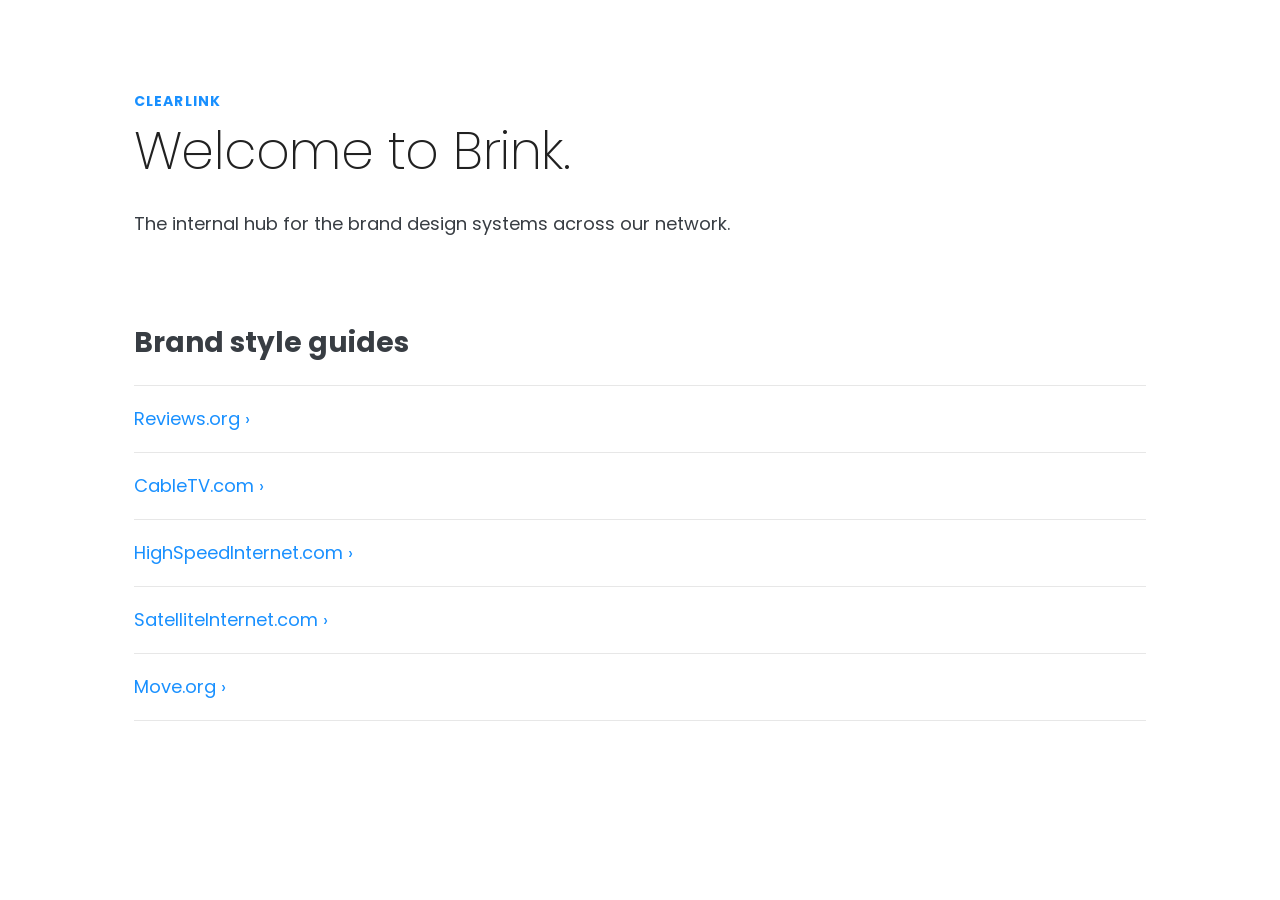
<file: index.html>
<!DOCTYPE html>
<html lang="en">
<head>
  <meta charset="utf-8">
  <meta name="viewport" content="width=device-width, initial-scale=1">
  <title>Brand Style Guides</title>
  <link rel="preconnect" href="https://fonts.googleapis.com">
  <link rel="preconnect" href="https://fonts.gstatic.com" crossorigin>
  <link rel="stylesheet" href="https://fonts.googleapis.com/css2?family=Poppins:wght@200;400;700&display=swap">
  <link rel="stylesheet" href="./shared/css/styleguide.css">
</head>
<body>
  <header>
    <p class="overline">Clearlink</p>
    <h1>Welcome to Brink.</h1>
  </header>

  <main>
    <section>
      <p class="lede">The internal hub for the brand design systems across our network.</p>
    </section>

    <section>
      <h2>Brand style guides</h2>
      <nav aria-label="Brand guides">
        <ul>
          <li><a href="./reviews/">Reviews.org ›</a></li>
          <li><a href="./cabletv/">CableTV.com ›</a></li>
          <li><a href="./highspeedinternet/">HighSpeedInternet.com ›</a></li>
          <li><a href="./satelliteinternet/">SatelliteInternet.com ›</a></li>
          <li><a href="./move/">Move.org ›</a></li>
        </ul>
      </nav>
    </section>
  </main>
</body>
</html>
</file>
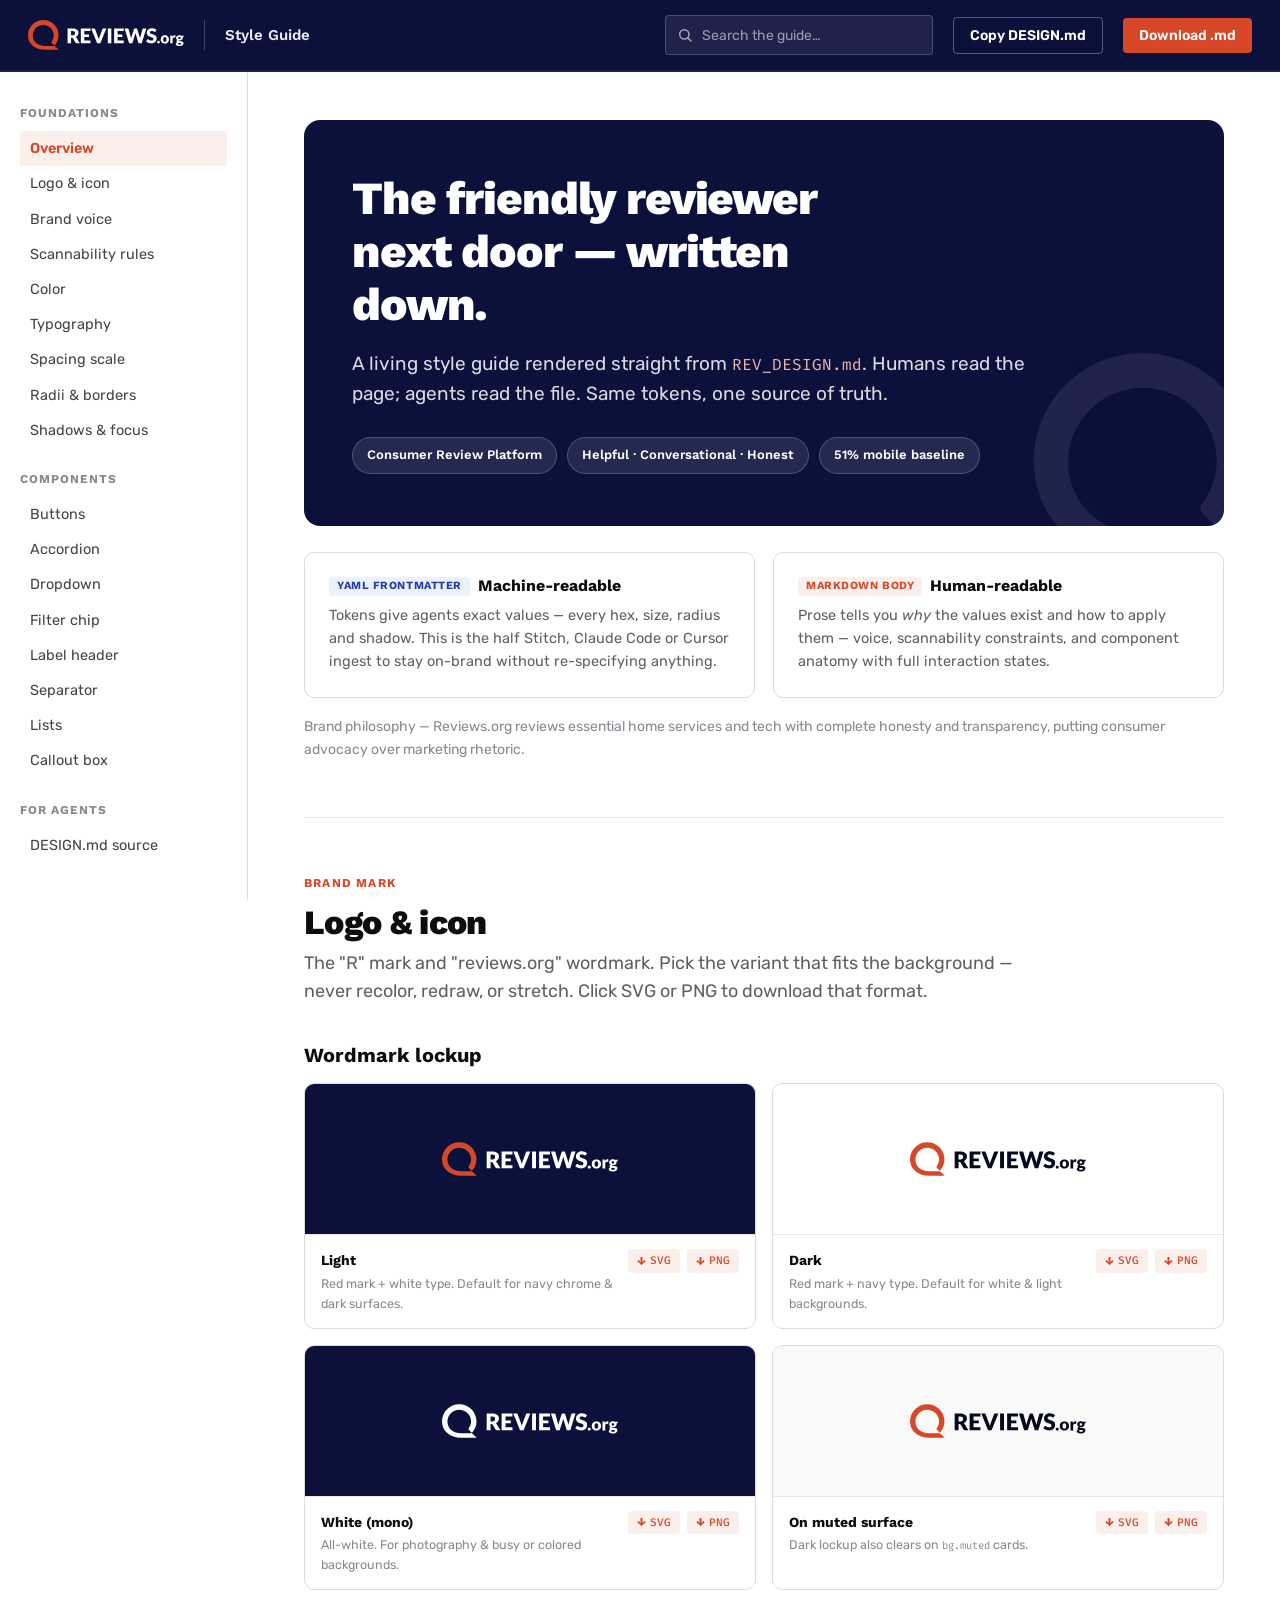
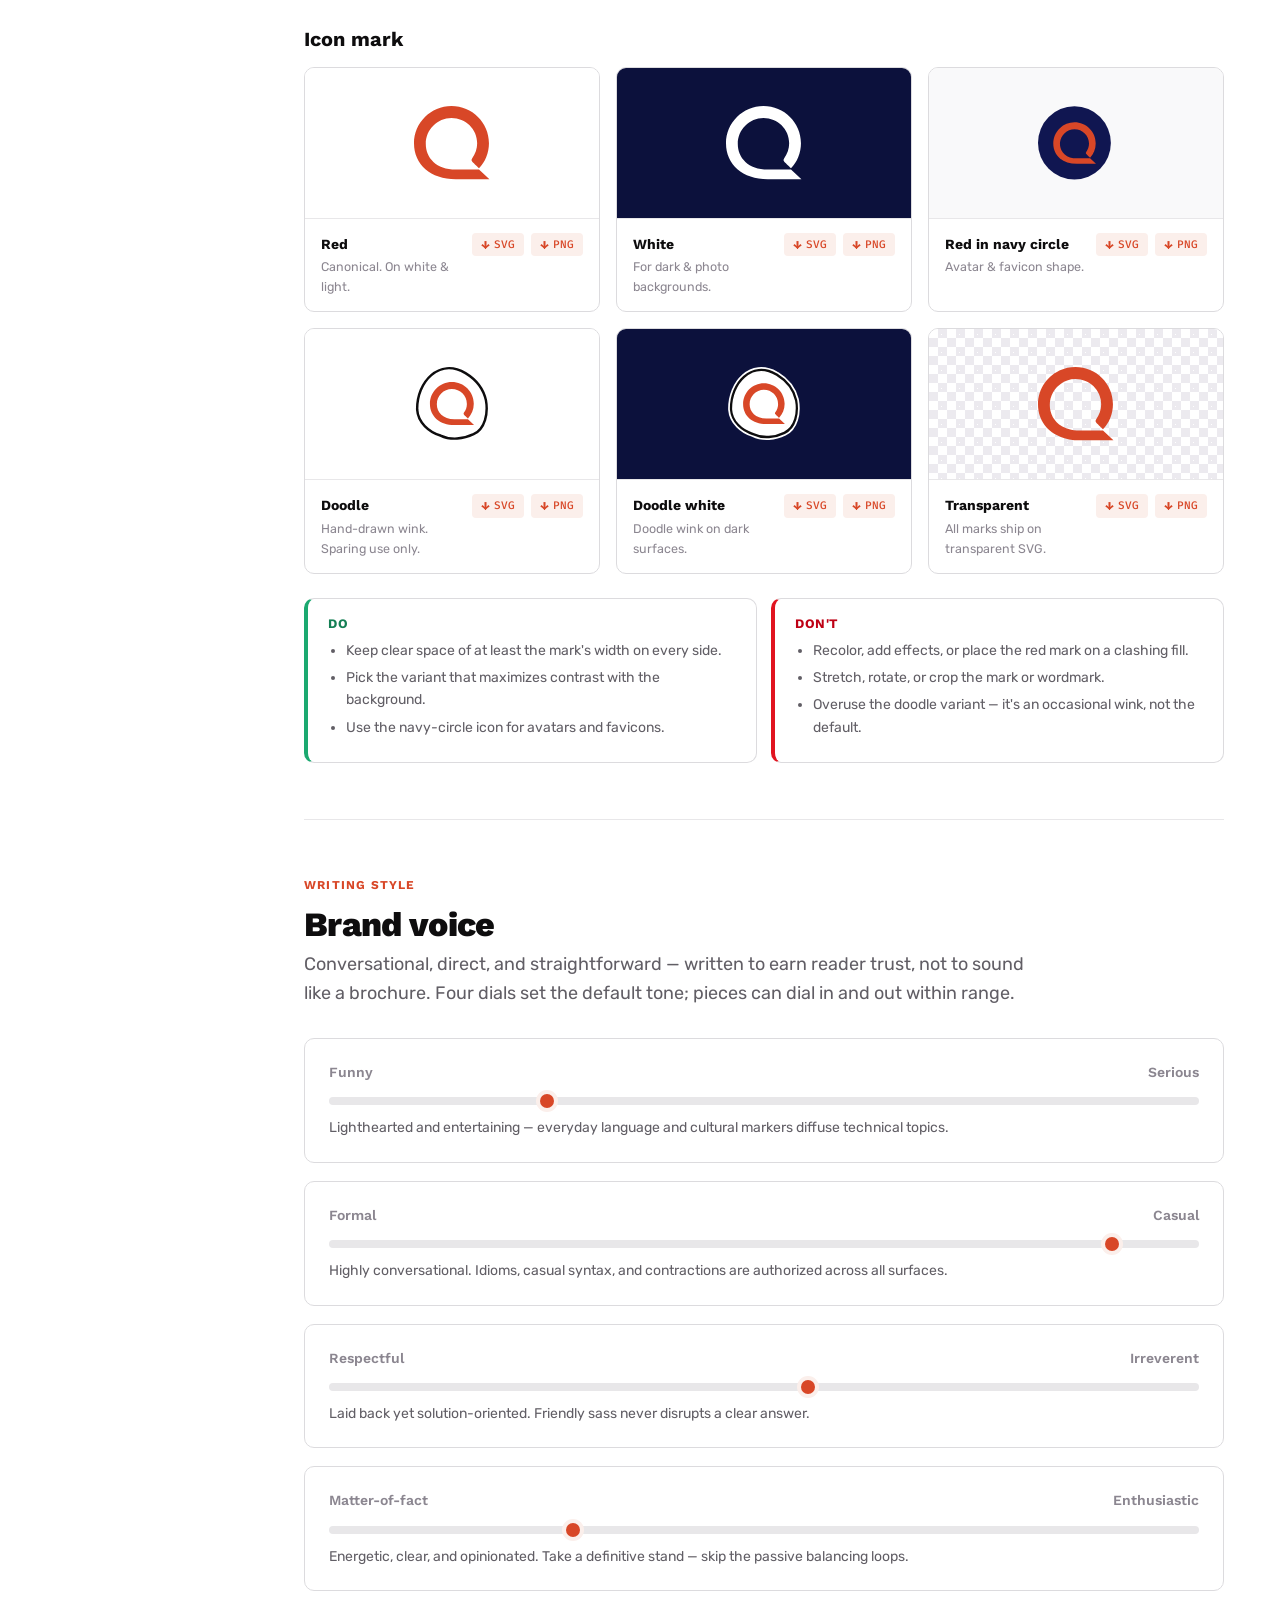
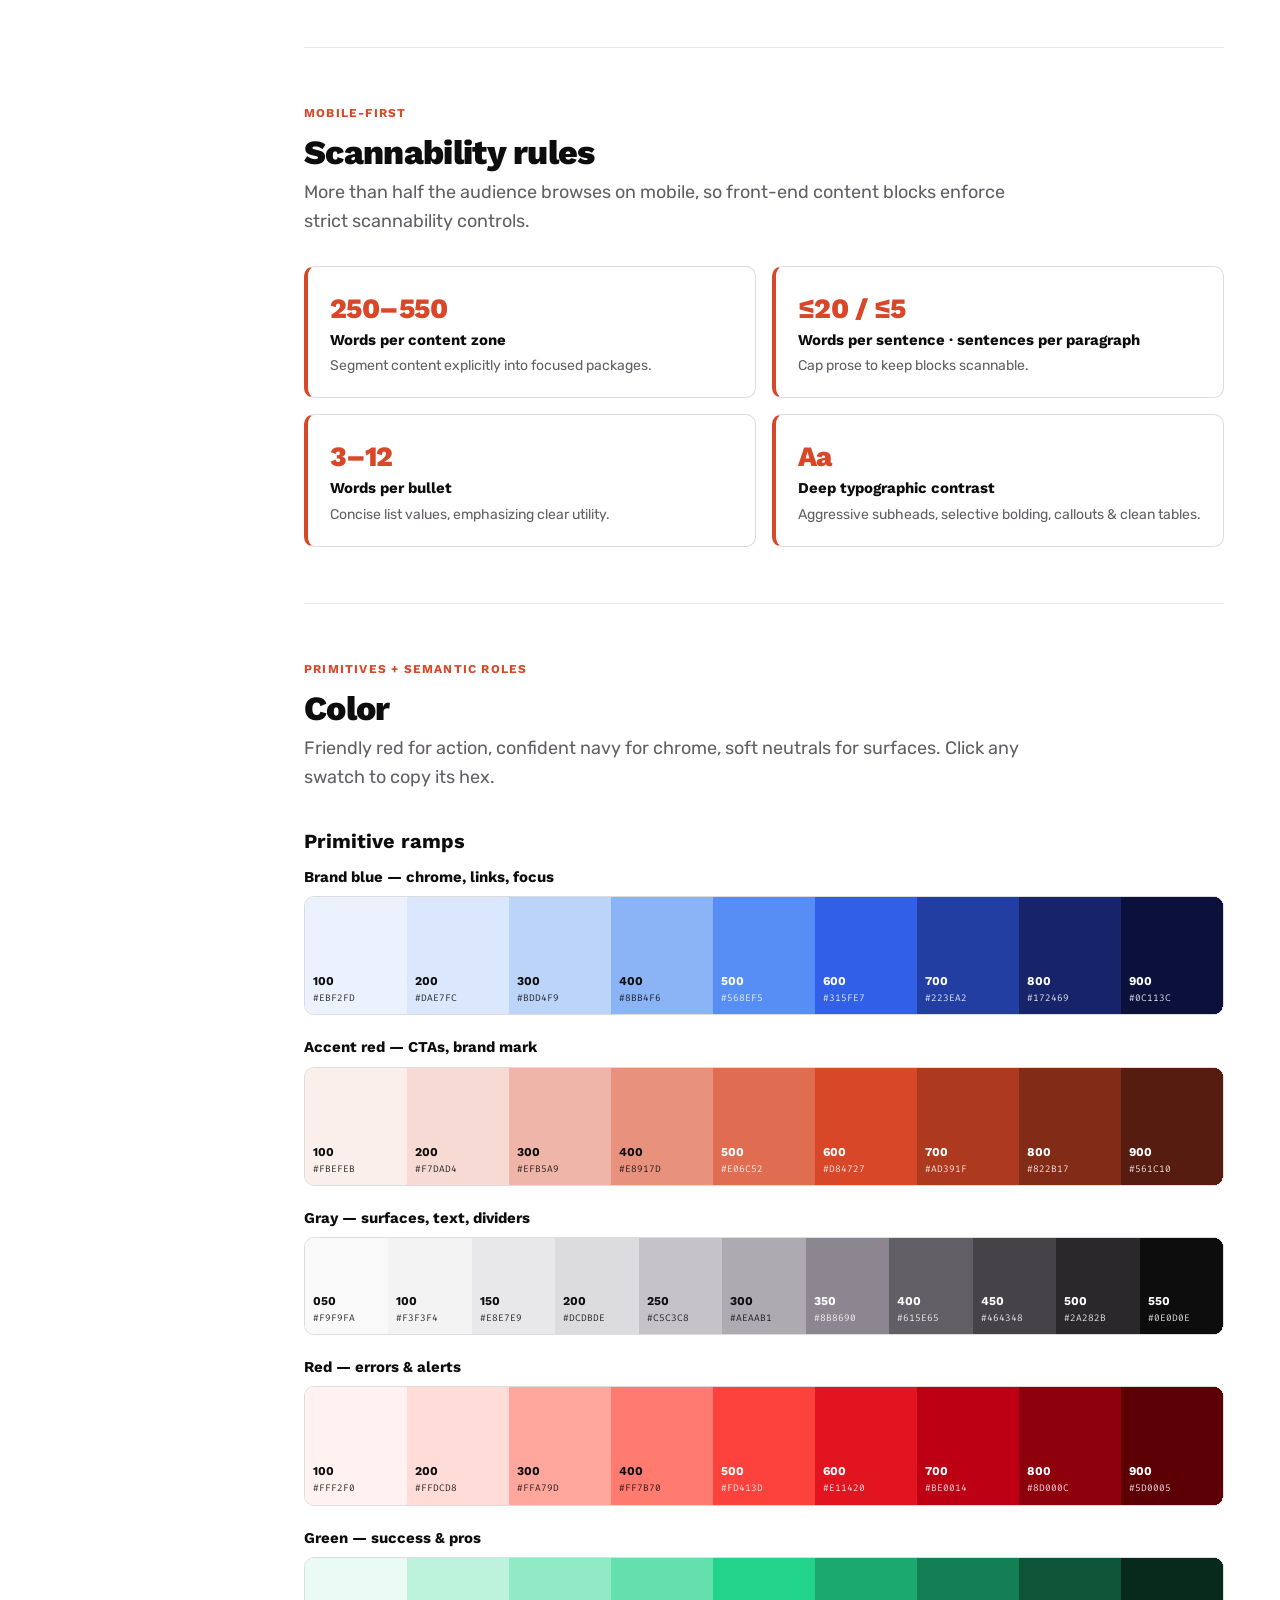
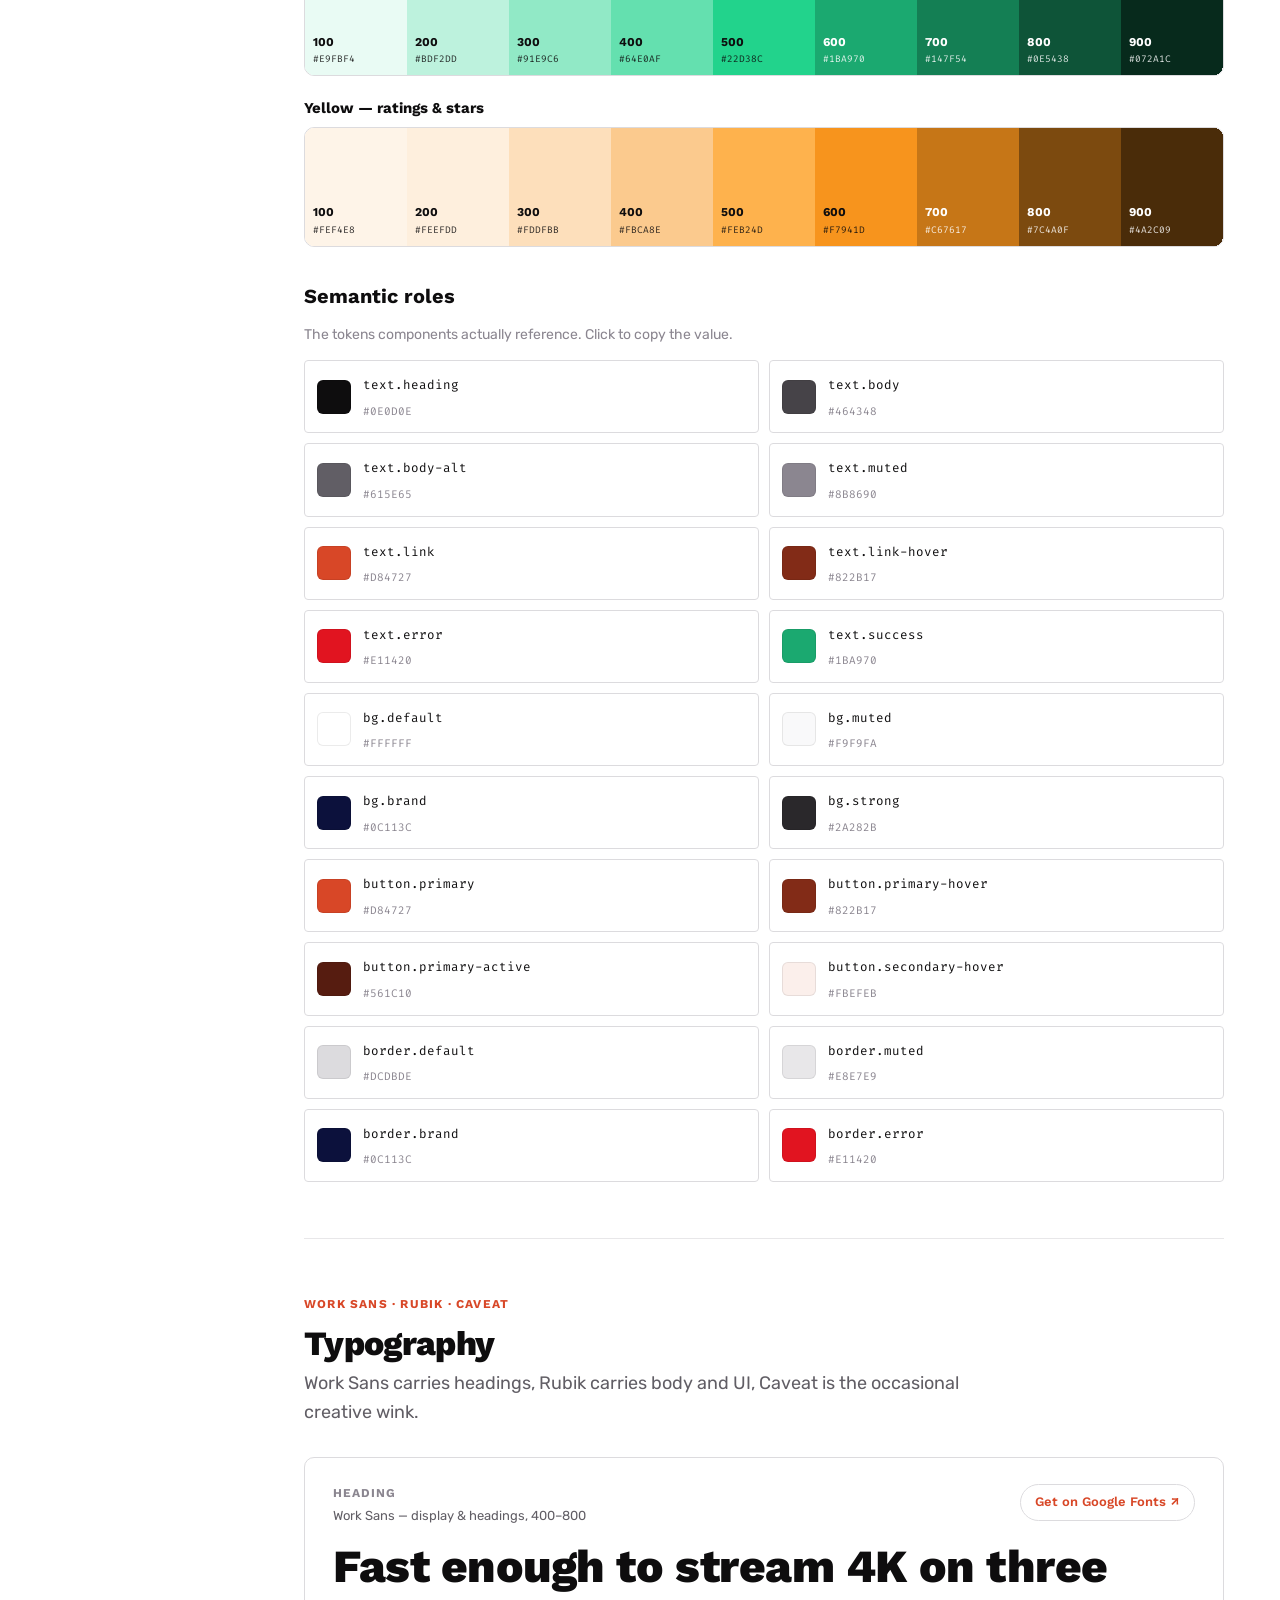
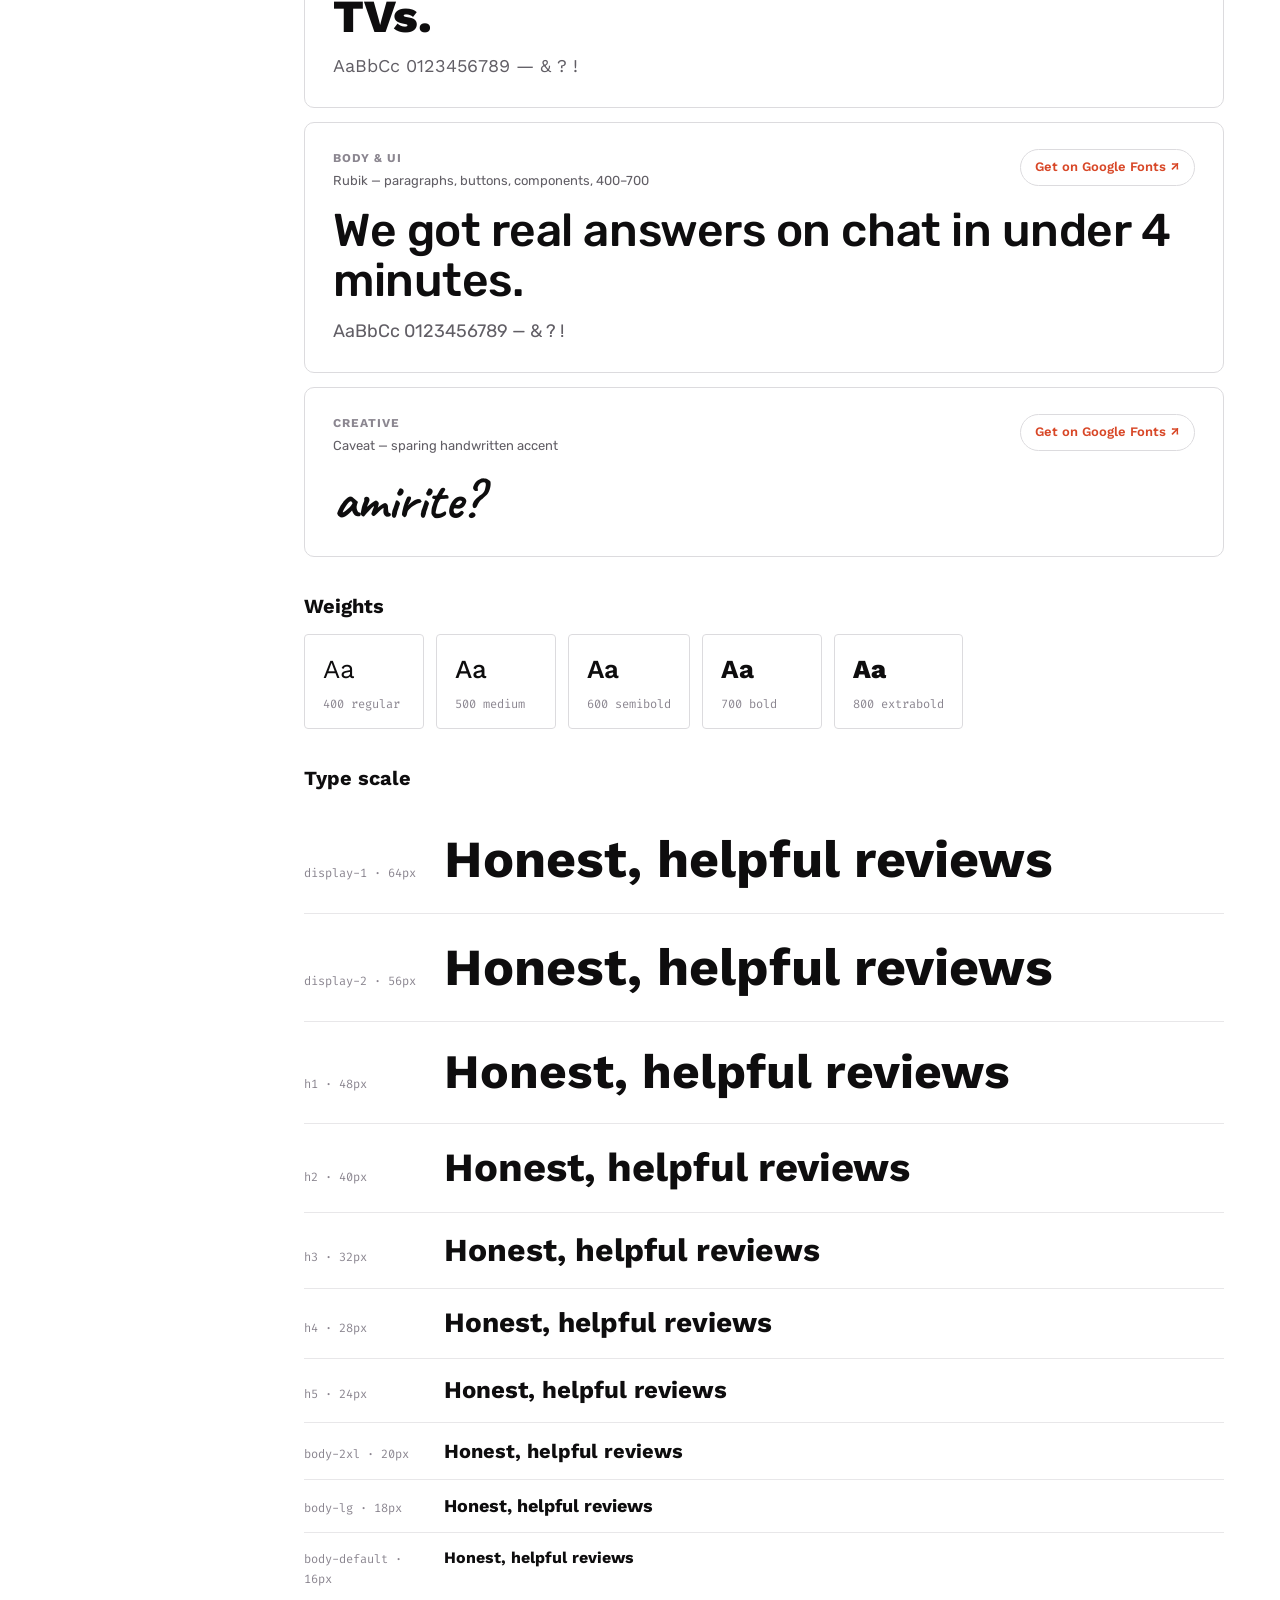
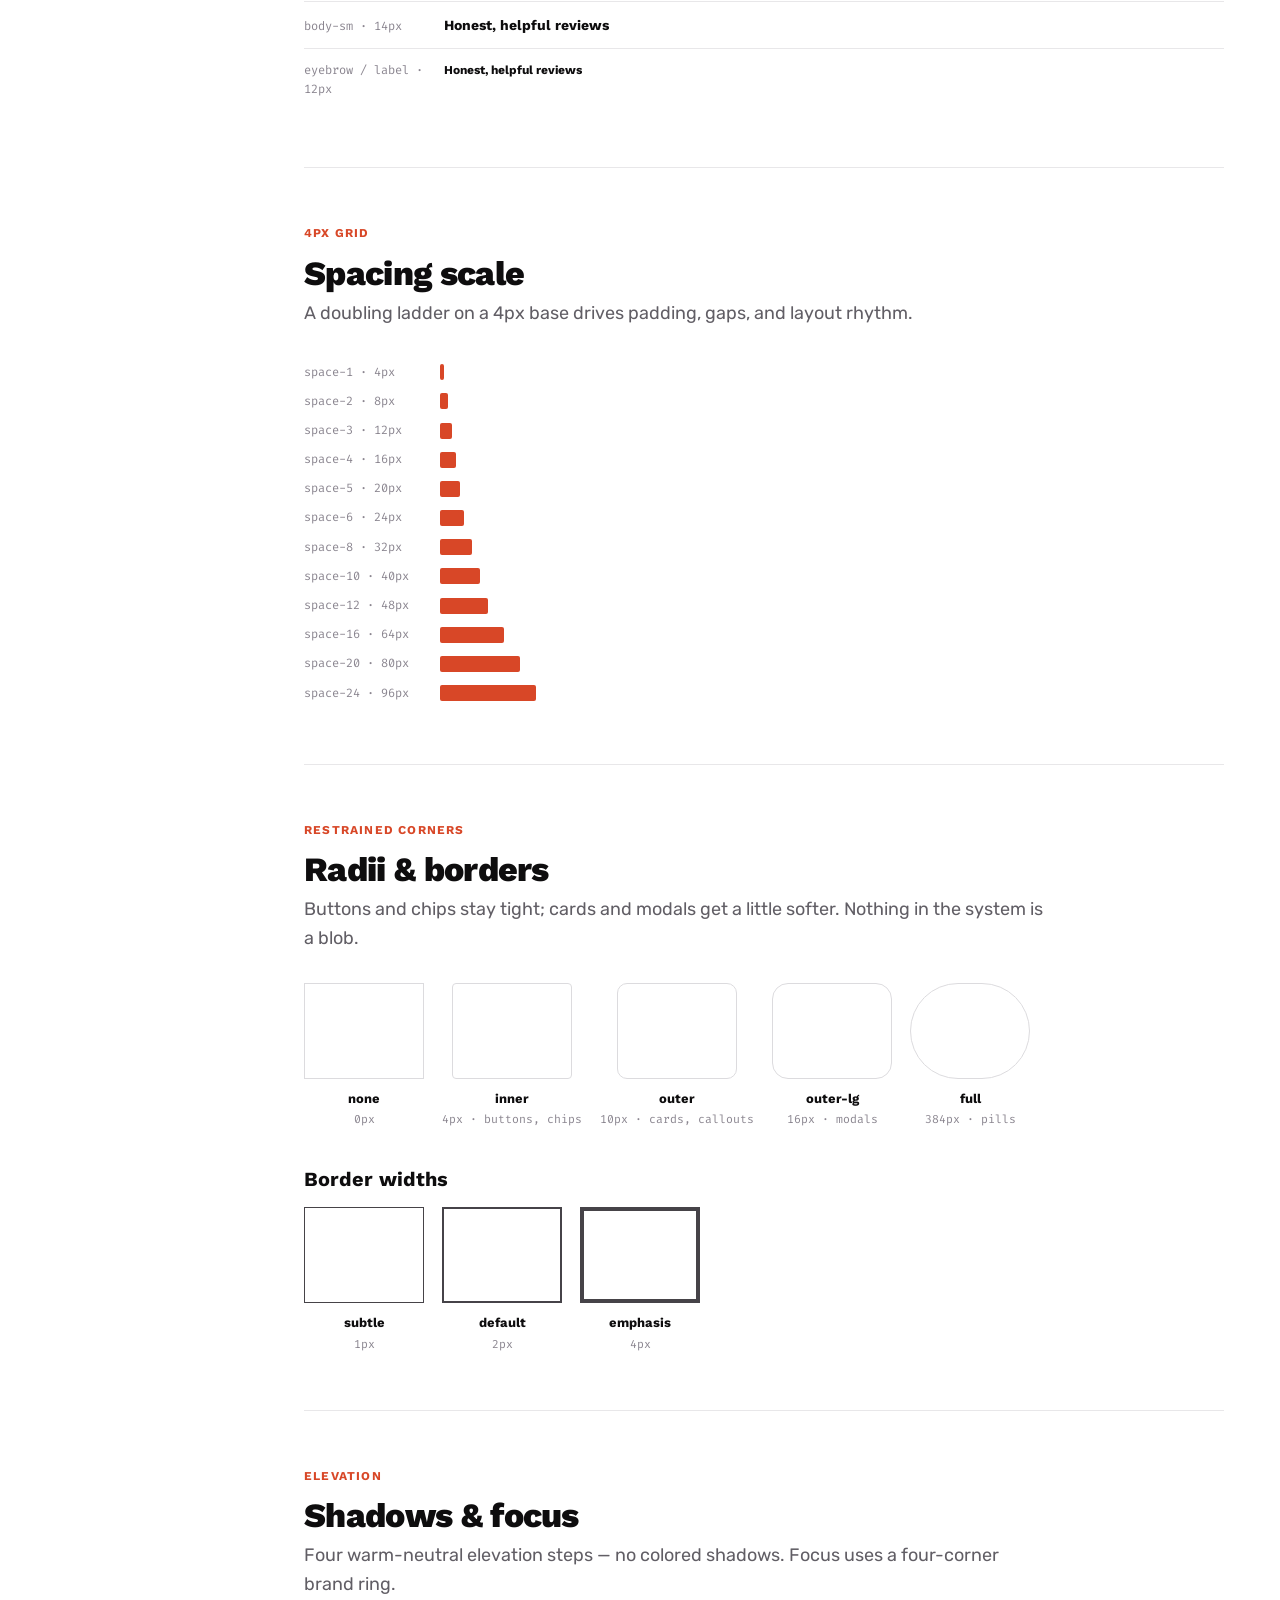
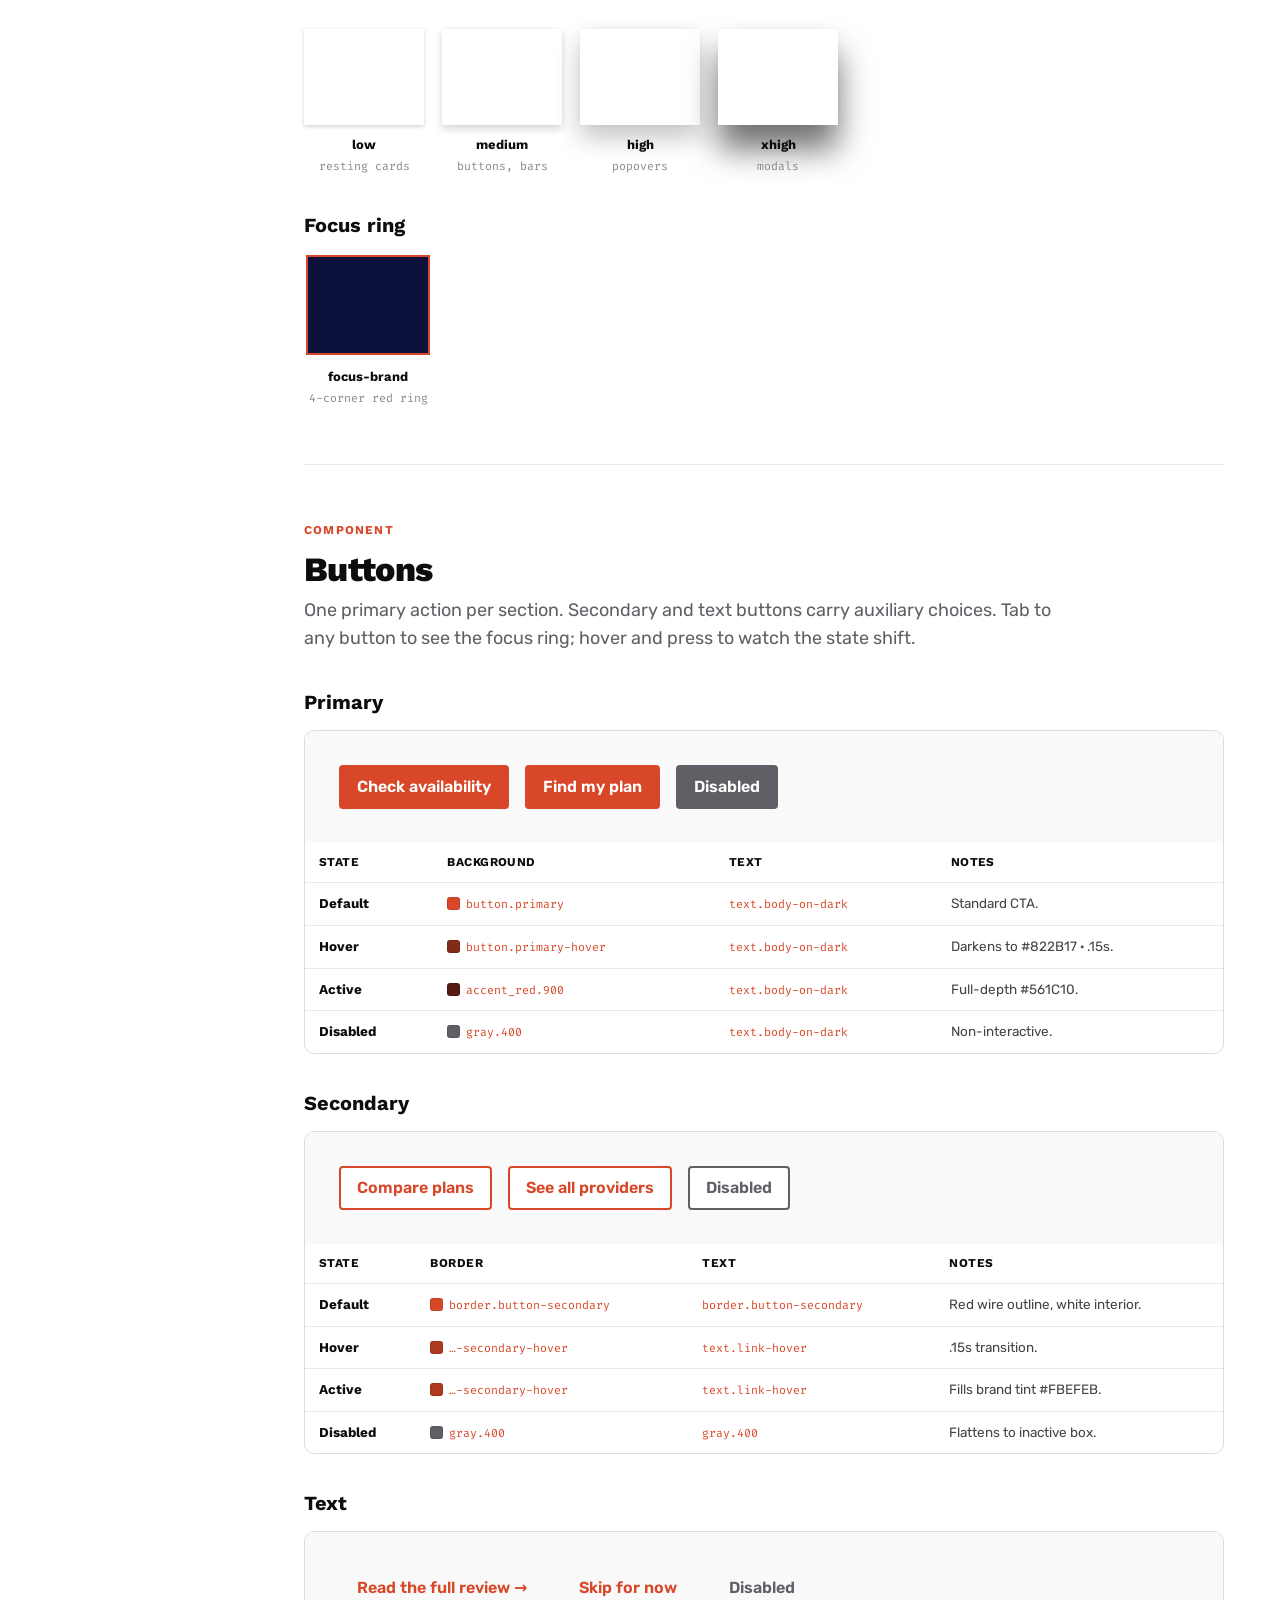
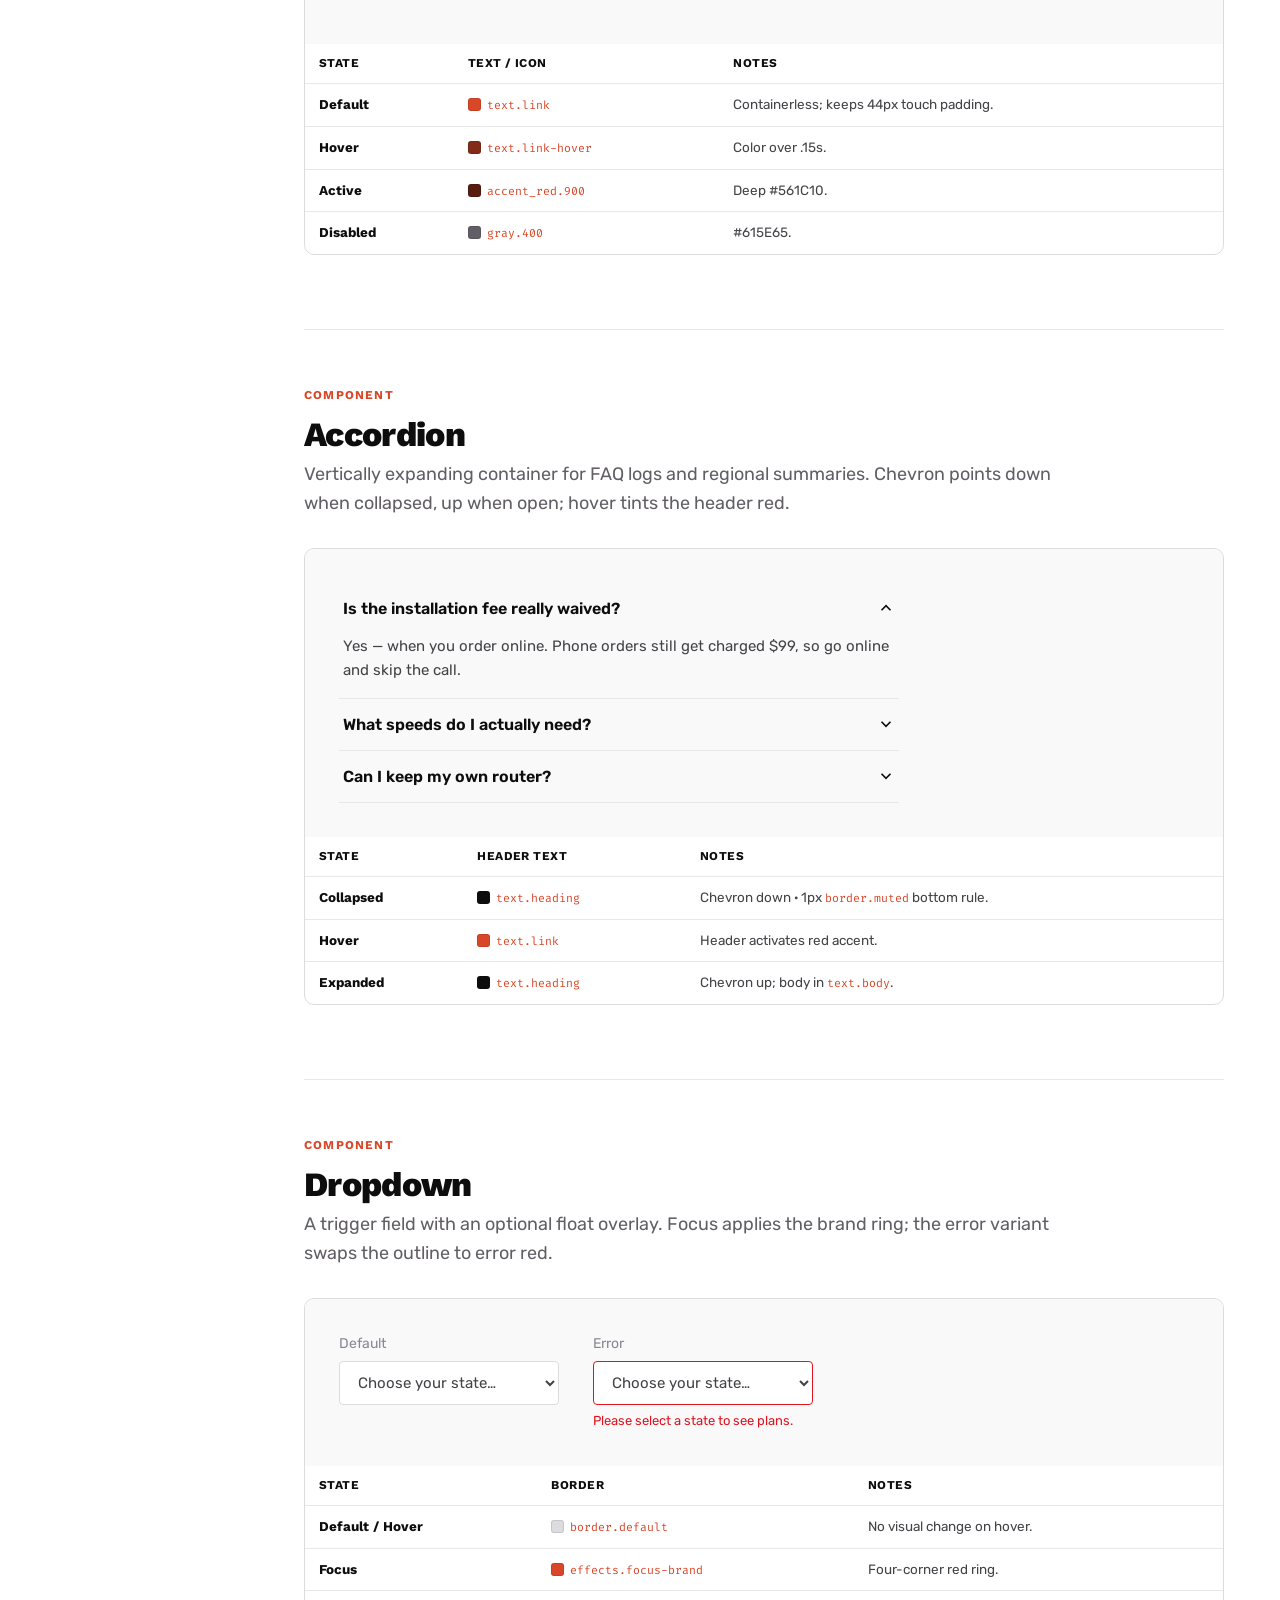
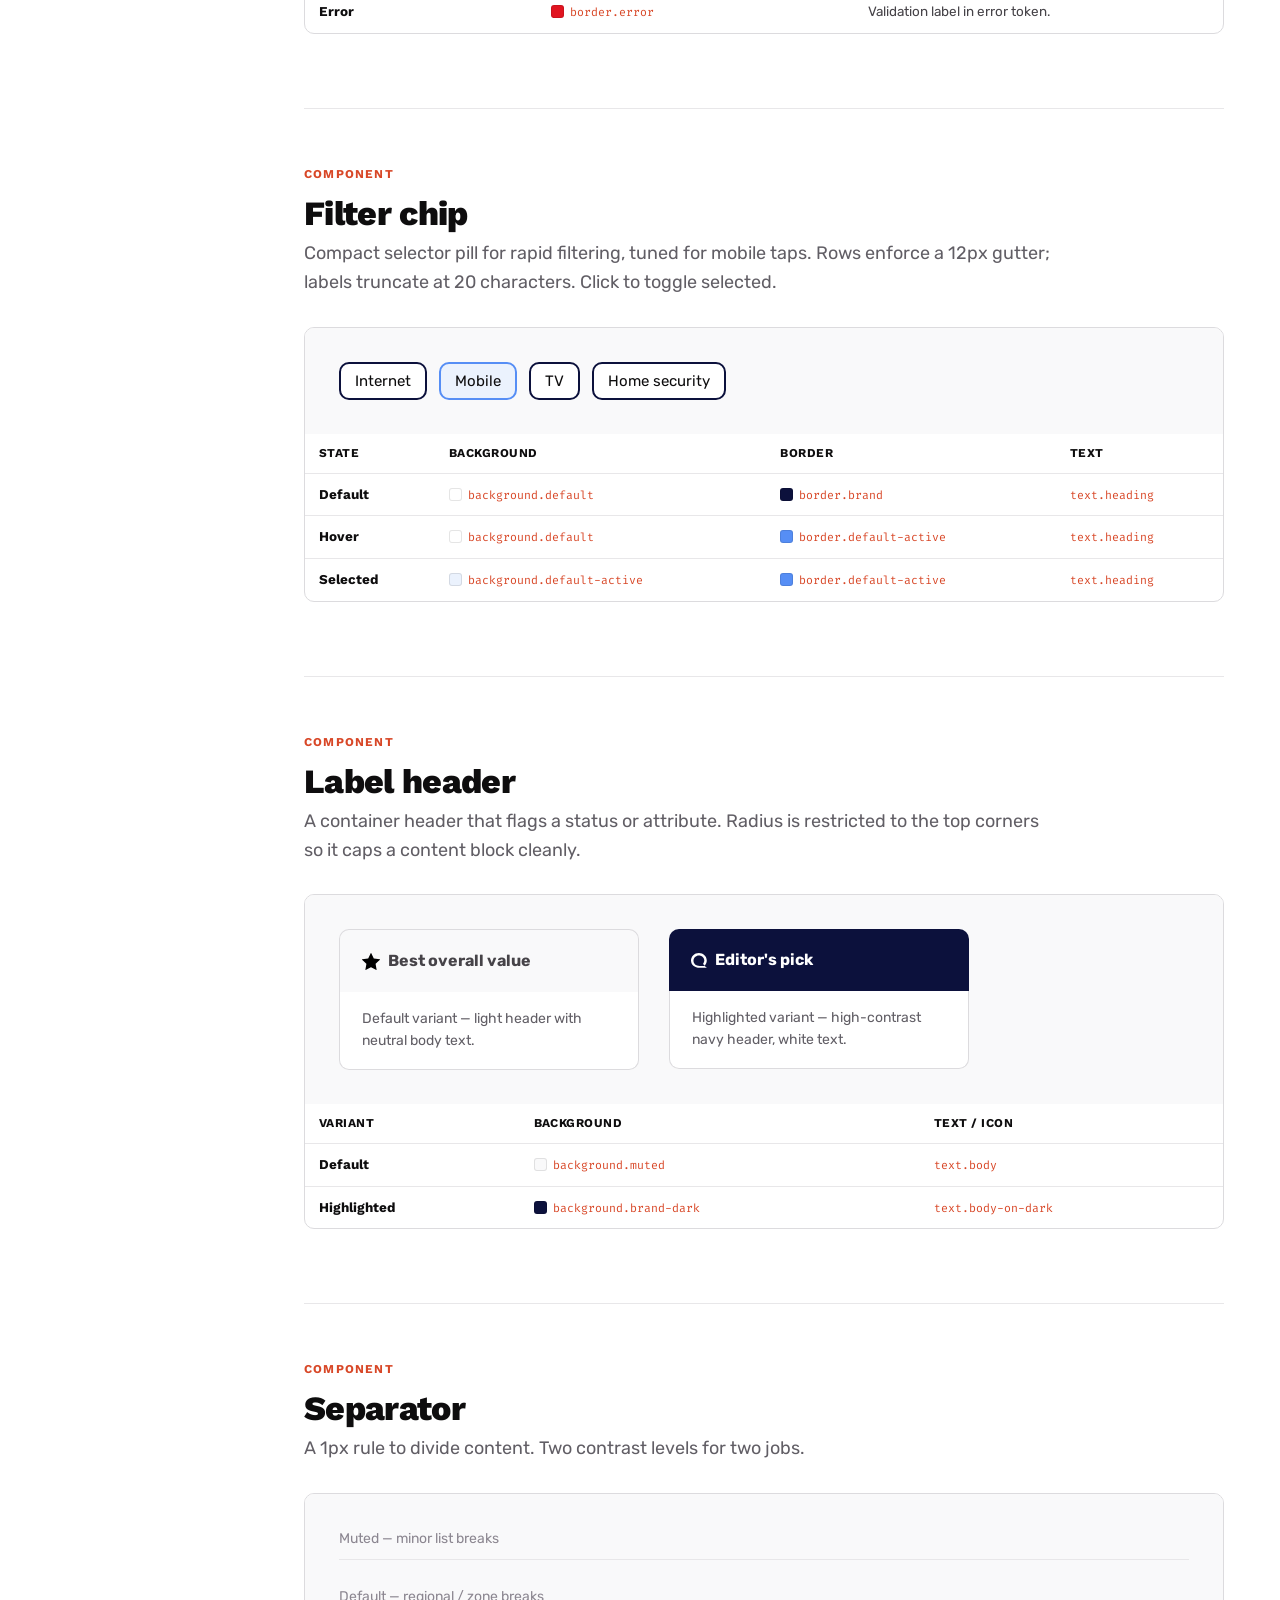
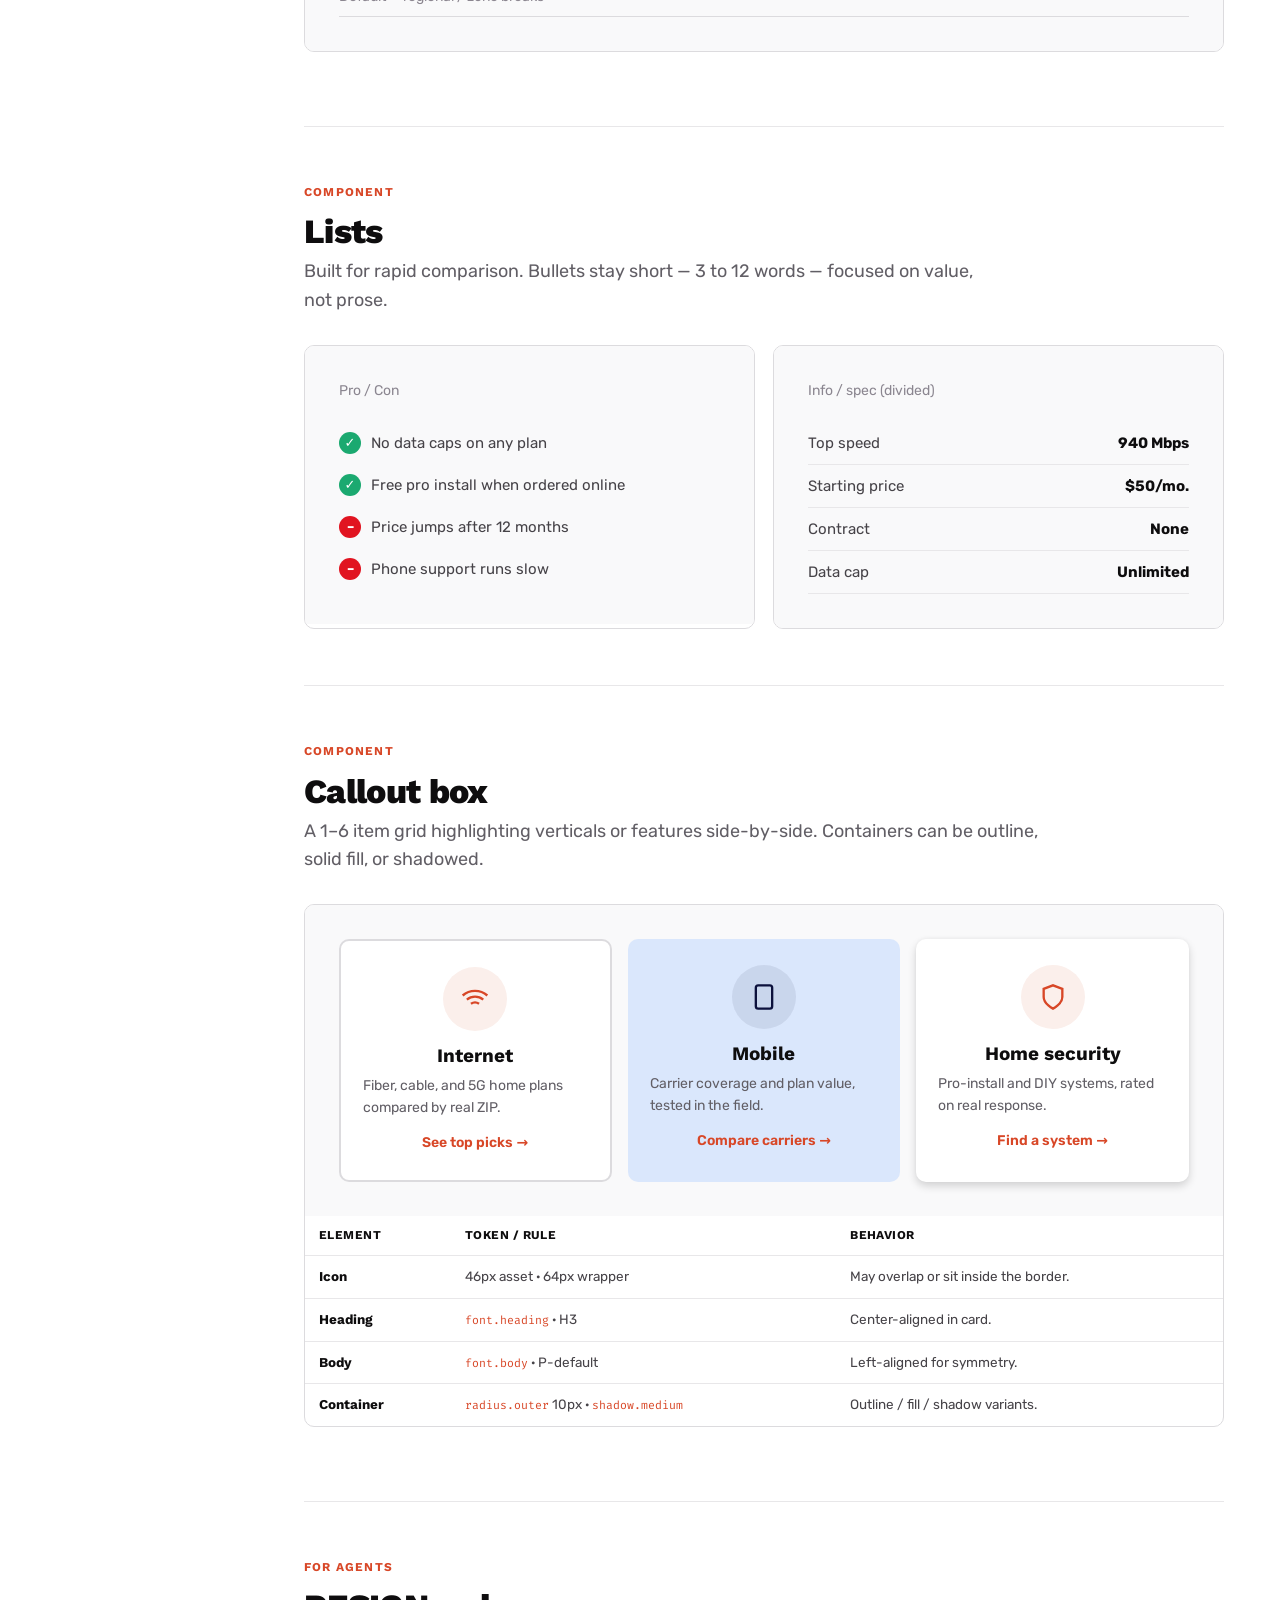
<file: reviews/index.html>
<!DOCTYPE html>
<html lang="en">
<head>
<meta charset="UTF-8">
<meta name="viewport" content="width=device-width, initial-scale=1.0">
<title>Reviews.org · Style Guide</title>
<link rel="preconnect" href="https://fonts.googleapis.com">
<link rel="preconnect" href="https://fonts.gstatic.com" crossorigin>
<link href="https://fonts.googleapis.com/css2?family=Work+Sans:ital,wght@0,400;0,500;0,600;0,700;0,800;1,400&family=Rubik:ital,wght@0,400;0,500;0,600;0,700;1,400&family=Caveat:wght@400;600;700&family=Fira+Code:wght@400;500&display=swap" rel="stylesheet">
<style>
/* ===== assets/tokens.css ===== */
/* ============================================================
   Reviews.org — DESIGN.md token layer
   Generated 1:1 from the YAML frontmatter of REV_DESIGN.md.
   This file IS the bridge: edit the .md, mirror it here.
   ============================================================ */

:root {
  /* ---- PRIMITIVES · brand blue ---- */
  --blue-100:#EBF2FD; --blue-200:#DAE7FC; --blue-300:#BDD4F9; --blue-400:#8BB4F6;
  --blue-500:#568EF5; --blue-600:#315FE7; --blue-700:#223EA2; --blue-800:#172469; --blue-900:#0C113C;

  /* ---- PRIMITIVES · accent red ---- */
  --ared-100:#FBEFEB; --ared-200:#F7DAD4; --ared-300:#EFB5A9; --ared-400:#E8917D;
  --ared-500:#E06C52; --ared-600:#D84727; --ared-700:#AD391F; --ared-800:#822B17; --ared-900:#561C10;

  /* ---- PRIMITIVES · gray ---- */
  --gray-050:#F9F9FA; --gray-100:#F3F3F4; --gray-150:#E8E7E9; --gray-200:#DCDBDE;
  --gray-250:#C5C3C8; --gray-300:#AEAAB1; --gray-350:#8B8690; --gray-400:#615E65;
  --gray-450:#464348; --gray-500:#2A282B; --gray-550:#0E0D0E;

  /* ---- PRIMITIVES · white ---- */
  --white-1000:#FFFFFF;

  /* ---- PRIMITIVES · red ---- */
  --red-100:#FFF2F0; --red-200:#FFDCD8; --red-300:#FFA79D; --red-400:#FF7B70;
  --red-500:#FD413D; --red-600:#E11420; --red-700:#BE0014; --red-800:#8D000C; --red-900:#5D0005;

  /* ---- PRIMITIVES · green ---- */
  --green-100:#E9FBF4; --green-200:#BDF2DD; --green-300:#91E9C6; --green-400:#64E0AF;
  --green-500:#22D38C; --green-600:#1BA970; --green-700:#147F54; --green-800:#0E5438; --green-900:#072A1C;

  /* ---- PRIMITIVES · yellow ---- */
  --yellow-100:#FEF4E8; --yellow-200:#FEEFDD; --yellow-300:#FDDFBB; --yellow-400:#FBCA8E;
  --yellow-500:#FEB24D; --yellow-600:#F7941D; --yellow-700:#C67617; --yellow-800:#7C4A0F; --yellow-900:#4A2C09;

  /* ---- SEMANTIC · text ---- */
  --text-heading:#0E0D0E;
  --text-heading-on-dark:#FFFFFF;
  --text-body:#464348;
  --text-body-on-dark:#FFFFFF;
  --text-body-alt:#615E65;
  --text-body-alt-on-dark:rgba(255,255,255,0.95);
  --text-muted:#8B8690;
  --text-muted-on-dark:rgba(255,255,255,0.9);
  --text-link:#D84727;
  --text-link-hover:#822B17;
  --text-link-on-dark:#EFB5A9;
  --text-link-on-dark-hover:#E8917D;
  --text-error:#E11420;
  --text-error-on-dark:#FFDCD8;
  --text-success:#1BA970;
  --text-success-on-dark:#E9FBF4;

  /* ---- SEMANTIC · background ---- */
  --bg-default:#FFFFFF;
  --bg-default-active:#EBF2FD;
  --bg-default-hover:#BDD4F9;
  --bg-brand:#0C113C;
  --bg-brand-light:#DAE7FC;
  --bg-brand-dark:#0C113C;
  --bg-strong:#2A282B;
  --bg-muted:#F9F9FA;
  --bg-success:#1BA970;
  --bg-error:#E11420;

  /* ---- SEMANTIC · button ---- */
  --btn-primary:#D84727;
  --btn-primary-hover:#822B17;
  --btn-primary-active:#561C10;
  --btn-secondary:#FFFFFF;
  --btn-secondary-hover:#FBEFEB;

  /* ---- SEMANTIC · border ---- */
  --border-default:#DCDBDE;
  --border-default-active:#568EF5;
  --border-brand:#0C113C;
  --border-brand-light:#315FE7;
  --border-brand-dark:#0C113C;
  --border-muted:#E8E7E9;
  --border-strong:#464348;
  --border-success:#22D38C;
  --border-error:#E11420;
  --border-btn-secondary:#D84727;
  --border-btn-secondary-hover:#AD391F;

  /* ---- TYPOGRAPHY ---- */
  --font-heading:"Work Sans", system-ui, sans-serif;
  --font-body:"Rubik", system-ui, sans-serif;
  --font-creative:"Caveat", cursive;
  --w-regular:400; --w-medium:500; --w-semibold:600; --w-bold:700;

  /* ---- RADIUS ---- */
  --radius-none:0px;
  --radius-inner:4px;
  --radius-outer:10px;
  --radius-outer-lg:16px;
  --radius-full:384px;

  /* ---- BORDER WIDTH ---- */
  --bw-subtle:1px;
  --bw-default:2px;
  --bw-emphasis:4px;

  /* ---- SHADOWS ---- */
  --shadow-flat:none;
  --shadow-low:0px -1px 2px rgba(0,0,0,0.04), 0px 2px 4px rgba(0,0,0,0.16);
  --shadow-medium:0px -1px 4px rgba(0,0,0,0.04), 0px 4px 8px rgba(0,0,0,0.16);
  --shadow-high:0px -1px 6px rgba(0,0,0,0.04), 0px 12px 24px rgba(0,0,0,0.24);
  --shadow-xhigh:0px -1px 8px rgba(0,0,0,0.04), 0px 24px 32px rgba(0,0,0,0.56);

  /* ---- EFFECT · focus ring ---- */
  --focus-brand:-2px -2px 0 0 #D84727, 2px 2px 0 0 #D84727, -2px 2px 0 0 #D84727, 2px -2px 0 0 #D84727;
}

/* ===== assets/styleguide.css ===== */
/* ============================================================
   Reviews.org Style Guide — page chrome & specimen styling
   ============================================================ */

*,*::before,*::after{box-sizing:border-box;}
html{scroll-behavior:smooth;scroll-padding-top:96px;}
body{
  margin:0;
  font-family:var(--font-body);
  color:var(--text-body);
  background:var(--bg-default);
  font-size:16px;line-height:1.6;
  -webkit-font-smoothing:antialiased;
}
h1,h2,h3,h4,h5{font-family:var(--font-heading);color:var(--text-heading);line-height:1.15;margin:0;font-weight:var(--w-bold);}
p{margin:0;text-wrap:pretty;}
a{color:var(--text-link);text-decoration:none;}
a:hover{color:var(--text-link-hover);text-decoration:underline;}
code,.mono{font-family:"Fira Code",ui-monospace,monospace;font-size:0.84em;}

/* ---------- top bar ---------- */
.topbar{
  position:sticky;top:0;z-index:50;
  background:var(--bg-brand);
  color:var(--text-heading-on-dark);
  display:flex;align-items:center;gap:20px;
  padding:0 28px;height:72px;
  border-bottom:2px solid #1b2350;
}
.topbar .brand{display:flex;align-items:center;gap:12px;}
.topbar .brand img{width:30px;height:auto;display:block;}
.topbar .brand img.logo-lockup{width:auto;height:30px;}
.topbar .wordmark{font-family:var(--font-heading);font-weight:800;font-size:22px;letter-spacing:-0.01em;}
.topbar .divider{width:1px;height:30px;background:rgba(255,255,255,0.22);}
.topbar .kicker{font-family:var(--font-heading);font-weight:600;font-size:15px;color:rgba(255,255,255,0.92);white-space:nowrap;}
.topbar .spacer{flex:1;}

/* ---- nav search ---- */
.nav-search{position:relative;width:268px;}
.nav-search .si{position:absolute;left:12px;top:50%;transform:translateY(-50%);color:rgba(255,255,255,0.6);pointer-events:none;}
.nav-search input{
  width:100%;height:40px;padding:0 14px 0 36px;
  font-family:var(--font-body);font-size:14px;color:#fff;
  background:rgba(255,255,255,0.08);
  border:1px solid rgba(255,255,255,0.2);border-radius:var(--radius-inner);
  transition:background .15s,border-color .15s;
}
.nav-search input::placeholder{color:rgba(255,255,255,0.55);}
.nav-search input:focus{outline:none;background:rgba(255,255,255,0.14);border-color:rgba(255,255,255,0.45);}
.search-results{
  position:absolute;top:calc(100% + 8px);left:0;right:0;z-index:60;
  background:#fff;border:1px solid var(--border-default);border-radius:var(--radius-outer);
  box-shadow:var(--shadow-high);overflow:hidden;padding:6px;display:none;max-height:60vh;overflow-y:auto;
}
.search-results.open{display:block;}
.search-results .sr{
  display:flex;align-items:center;gap:10px;padding:9px 11px;border-radius:var(--radius-inner);
  cursor:pointer;text-align:left;width:100%;border:none;background:transparent;font-family:var(--font-body);
}
.search-results .sr:hover,.search-results .sr.active{background:var(--ared-100);}
.search-results .sr .t{font-family:var(--font-heading);font-weight:600;font-size:14px;color:var(--text-heading);}
.search-results .sr .g{font-size:11px;font-family:var(--font-heading);font-weight:700;letter-spacing:0.05em;
  text-transform:uppercase;color:var(--text-muted);margin-left:auto;flex-shrink:0;}
.search-results .sr .t mark{background:var(--yellow-300);color:inherit;border-radius:2px;padding:0 1px;}
.search-results .none{padding:14px 12px;font-size:13.5px;color:var(--text-muted);}
.search-results .none b{color:var(--text-heading);font-family:var(--font-heading);}
.fmt-badge{
  display:inline-flex;align-items:center;gap:8px;
  font-family:var(--font-heading);font-weight:600;font-size:12px;
  letter-spacing:0.04em;text-transform:uppercase;
  background:rgba(255,255,255,0.08);
  border:1px solid rgba(255,255,255,0.18);
  padding:6px 12px;border-radius:var(--radius-full);
  color:rgba(255,255,255,0.92);
}
.fmt-badge .dot{width:7px;height:7px;border-radius:50%;background:var(--green-500);}
.topbar button{
  font-family:var(--font-body);font-weight:600;font-size:14px;
  border-radius:var(--radius-inner);padding:9px 16px;cursor:pointer;
  border:none;transition:background .15s,color .15s,border-color .15s;
}
.btn-ghost-light{background:transparent;color:#fff;border:1px solid rgba(255,255,255,0.3)!important;}
.btn-ghost-light:hover{background:rgba(255,255,255,0.12);}
.btn-red{background:var(--btn-primary);color:#fff;}
.btn-red:hover{background:var(--btn-primary-hover);}

/* ---------- layout ---------- */
.layout{display:grid;grid-template-columns:248px 1fr;max-width:1440px;margin:0 auto;}
.sidenav{
  position:sticky;top:72px;align-self:start;height:calc(100vh - 72px);
  overflow-y:auto;padding:32px 20px 60px;
  border-right:1px solid var(--border-default);
}
.sidenav .grp{font-family:var(--font-heading);font-weight:700;font-size:12px;letter-spacing:0.08em;
  text-transform:uppercase;color:var(--text-muted);margin:22px 0 8px;}
.sidenav .grp:first-child{margin-top:0;}
.sidenav a{display:block;color:var(--text-body);font-size:14.5px;padding:6px 10px;border-radius:var(--radius-inner);}
.sidenav a:hover{background:var(--bg-muted);text-decoration:none;color:var(--text-heading);}
.sidenav a.active{background:var(--ared-100);color:var(--btn-primary);font-weight:600;}

.content{padding:48px 56px 120px;min-width:0;}
section{scroll-margin-top:96px;padding-bottom:56px;margin-bottom:56px;border-bottom:1px solid var(--border-muted);}
section:last-child{border-bottom:none;}
.eyebrow{font-family:var(--font-heading);font-weight:700;font-size:12px;letter-spacing:0.1em;
  text-transform:uppercase;color:var(--btn-primary);margin-bottom:10px;}
.sec-title{font-size:34px;font-weight:800;letter-spacing:-0.02em;margin-bottom:6px;}
.sec-lead{font-size:18px;color:var(--text-body-alt);max-width:68ch;margin-bottom:30px;}
.sub-title{font-size:20px;font-weight:700;margin:38px 0 16px;}
.note{font-size:14px;color:var(--text-muted);}

/* ---------- hero ---------- */
.hero{
  background:var(--bg-brand);color:#fff;border-radius:var(--radius-outer-lg);
  padding:52px 48px;margin-bottom:8px;position:relative;overflow:hidden;
}
.hero h1{color:#fff;font-size:46px;font-weight:800;letter-spacing:-0.025em;max-width:18ch;}
.hero .lead{color:rgba(255,255,255,0.85);font-size:19px;max-width:60ch;margin-top:18px;}
.hero .meta{display:flex;flex-wrap:wrap;gap:10px;margin-top:28px;}
.hero .pill{font-family:var(--font-heading);font-weight:600;font-size:13px;
  background:rgba(255,255,255,0.1);border:1px solid rgba(255,255,255,0.2);
  padding:7px 14px;border-radius:var(--radius-full);}
.hero .markwm{position:absolute;right:-30px;bottom:-40px;width:220px;opacity:0.08;}

.dual{display:grid;grid-template-columns:1fr 1fr;gap:18px;margin-top:26px;}
.dual .card{border:1px solid var(--border-default);border-radius:var(--radius-outer);padding:24px;background:#fff;}
.dual .card h4{font-size:16px;margin-bottom:8px;display:flex;align-items:center;gap:8px;}
.dual .card .tag{font-size:11px;font-family:var(--font-heading);font-weight:700;letter-spacing:0.05em;
  text-transform:uppercase;padding:3px 8px;border-radius:var(--radius-inner);}
.dual .card p{font-size:14.5px;color:var(--text-body-alt);}

/* ---------- voice dials ---------- */
.dials{display:grid;gap:18px;}
.dial{border:1px solid var(--border-default);border-radius:var(--radius-outer);padding:22px 24px;background:#fff;}
.dial .row{display:flex;justify-content:space-between;font-family:var(--font-heading);font-weight:700;font-size:14px;color:var(--text-heading);}
.dial .row .l,.dial .row .r{color:var(--text-muted);font-weight:600;}
.dial .track{height:8px;background:var(--gray-150);border-radius:var(--radius-full);margin:14px 0 12px;position:relative;}
.dial .fill{position:absolute;top:50%;transform:translateY(-50%);height:14px;width:14px;border-radius:50%;
  background:var(--btn-primary);box-shadow:0 0 0 4px var(--ared-100);}
.dial p{font-size:14px;color:var(--text-body-alt);}

/* ---------- scannability cards ---------- */
.scan-grid{display:grid;grid-template-columns:repeat(2,1fr);gap:16px;}
.scan-card{border:1px solid var(--border-default);border-left:4px solid var(--btn-primary);
  border-radius:var(--radius-outer);padding:20px 22px;background:#fff;}
.scan-card h4{font-size:15px;margin-bottom:6px;}
.scan-card .big{font-family:var(--font-heading);font-weight:800;font-size:28px;color:var(--btn-primary);letter-spacing:-0.02em;}
.scan-card p{font-size:14px;color:var(--text-body-alt);margin-top:4px;}

/* ---------- color ---------- */
.ramp{margin-bottom:24px;}
.ramp h4{font-size:15px;margin-bottom:10px;}
.ramp-row{display:grid;grid-template-columns:repeat(9,1fr);border-radius:var(--radius-outer);overflow:hidden;border:1px solid var(--border-default);}
.ramp-row.g11{grid-template-columns:repeat(11,1fr);}
.swatch{aspect-ratio:1/1.15;display:flex;flex-direction:column;justify-content:flex-end;padding:8px;cursor:pointer;position:relative;}
.swatch .step{font-family:var(--font-heading);font-weight:700;font-size:12px;}
.swatch .hex{font-family:"Fira Code",monospace;font-size:9.5px;opacity:0.85;}
.swatch:hover::after{content:"copied ↗";position:absolute;top:6px;left:8px;font-size:9px;font-weight:700;font-family:var(--font-heading);opacity:0;}
.swatch.copied::after{content:"copied!";opacity:1;}

.roles{display:grid;grid-template-columns:repeat(2,1fr);gap:10px;}
.role{display:flex;align-items:center;gap:12px;border:1px solid var(--border-default);border-radius:var(--radius-inner);padding:10px 12px;cursor:pointer;position:relative;transition:border-color .15s,background .15s;}
.role .chip{width:34px;height:34px;border-radius:6px;border:1px solid rgba(0,0,0,0.08);flex-shrink:0;}
.role .name{font-family:"Fira Code",monospace;font-size:12.5px;color:var(--text-heading);}
.role .val{font-family:"Fira Code",monospace;font-size:11px;color:var(--text-muted);margin-top:1px;}
.role:hover{background:var(--bg-muted);}
.role::after{content:"Copied!";position:absolute;right:12px;top:50%;transform:translateY(-50%);
  font-family:var(--font-heading);font-weight:700;font-size:11px;letter-spacing:0.04em;
  color:var(--green-700);background:var(--green-100);padding:4px 9px;border-radius:var(--radius-full);
  opacity:0;transition:opacity .15s;pointer-events:none;}
.role.copied{border-color:var(--green-500);background:var(--green-100);}
.role.copied::after{opacity:1;}

/* ---------- type ---------- */
.font-card{border:1px solid var(--border-default);border-radius:var(--radius-outer);padding:26px 28px;margin-bottom:14px;}
.font-card .font-head{display:flex;align-items:flex-start;justify-content:space-between;gap:16px;margin-bottom:14px;}
.font-card .label{font-family:var(--font-heading);font-weight:700;font-size:12px;letter-spacing:0.08em;text-transform:uppercase;color:var(--text-muted);}
.font-card .role-tag{font-size:13px;color:var(--text-body-alt);margin-bottom:0;margin-top:3px;}
.gf-link{display:inline-flex;align-items:center;gap:6px;flex-shrink:0;white-space:nowrap;
  font-family:var(--font-heading);font-weight:600;font-size:13px;color:var(--text-link);
  border:1px solid var(--border-default);border-radius:var(--radius-full);padding:7px 14px;transition:all .15s;}
.gf-link:hover{background:var(--ared-100);border-color:var(--ared-300);color:var(--text-link-hover);text-decoration:none;}
.font-card .specimen{font-size:46px;line-height:1.1;letter-spacing:-0.01em;color:var(--text-heading);}
.font-card .glyphs{font-size:18px;color:var(--text-body-alt);margin-top:10px;}

.type-scale .ts-row{display:flex;align-items:baseline;gap:20px;padding:12px 0;border-bottom:1px solid var(--border-muted);}
.type-scale .ts-row:last-child{border-bottom:none;}
.type-scale .ts-meta{width:120px;flex-shrink:0;font-family:"Fira Code",monospace;font-size:12px;color:var(--text-muted);}
.type-scale .ts-sample{color:var(--text-heading);font-family:var(--font-heading);font-weight:700;white-space:nowrap;overflow:hidden;text-overflow:ellipsis;}

.weights{display:flex;flex-wrap:wrap;gap:12px;}
.weights .w{border:1px solid var(--border-default);border-radius:var(--radius-inner);padding:14px 18px;min-width:120px;}
.weights .w .n{font-family:var(--font-heading);font-size:26px;color:var(--text-heading);}
.weights .w .l{font-size:12px;color:var(--text-muted);font-family:"Fira Code",monospace;margin-top:4px;}

/* ---------- spacing ---------- */
.space-row{display:flex;align-items:center;gap:16px;padding:5px 0;}
.space-row .lab{width:120px;flex-shrink:0;font-family:"Fira Code",monospace;font-size:12px;color:var(--text-muted);}
.space-row .bar{height:16px;background:var(--btn-primary);border-radius:2px;}

/* ---------- radii / shadows / border ---------- */
.tiles{display:flex;flex-wrap:wrap;gap:18px;}
.tile{display:flex;flex-direction:column;gap:10px;align-items:center;}
.tile .box{width:120px;height:96px;background:#fff;border:1px solid var(--border-default);}
.tile .box.brand{background:var(--bg-brand);border:none;}
.tile .cap{font-family:"Fira Code",monospace;font-size:11.5px;color:var(--text-muted);text-align:center;}
.tile .cap b{display:block;font-family:var(--font-heading);font-size:13px;color:var(--text-heading);font-weight:700;margin-bottom:2px;}

/* ---------- component blocks ---------- */
.demo{border:1px solid var(--border-default);border-radius:var(--radius-outer);overflow:hidden;margin-bottom:18px;}
.demo .stage{padding:34px;background:var(--bg-muted);display:flex;flex-wrap:wrap;gap:16px;align-items:center;}
.demo .stage.dark{background:var(--bg-brand);}
.demo .stage.col{flex-direction:column;align-items:stretch;}
.state-table{width:100%;border-collapse:collapse;font-size:13.5px;}
.state-table th,.state-table td{text-align:left;padding:10px 14px;border-top:1px solid var(--border-muted);vertical-align:top;}
.state-table th{font-family:var(--font-heading);font-weight:700;color:var(--text-heading);background:#fff;font-size:12px;letter-spacing:0.04em;text-transform:uppercase;border-top:none;}
.state-table td:first-child{font-family:var(--font-heading);font-weight:700;color:var(--text-heading);white-space:nowrap;}
.state-table .tok{font-family:"Fira Code",monospace;font-size:11.5px;color:var(--text-link);}
.state-table .sw{display:inline-block;width:13px;height:13px;border-radius:3px;border:1px solid rgba(0,0,0,0.1);vertical-align:-2px;margin-right:6px;}

/* live components --------------------------------------------- */
.rev-btn{font-family:var(--font-body);font-weight:600;font-size:16px;line-height:1;
  padding:12px 16px;border-radius:var(--radius-inner);cursor:pointer;
  border:2px solid transparent;transition:all .15s;display:inline-flex;align-items:center;gap:6px;}
.rev-btn:focus-visible{outline:none;box-shadow:var(--focus-brand);}
.btn-primary{background:var(--btn-primary);color:#fff;}
.btn-primary:hover{background:var(--btn-primary-hover);}
.btn-primary:active{background:var(--btn-primary-active);}
.btn-primary:disabled{background:var(--gray-400);cursor:not-allowed;}
.btn-secondary{background:var(--btn-secondary);color:var(--btn-primary);border-color:var(--border-btn-secondary);}
.btn-secondary:hover{background:var(--btn-secondary);border-color:var(--border-btn-secondary-hover);color:var(--text-link-hover);}
.btn-secondary:active{background:var(--btn-secondary-hover);border-color:var(--border-btn-secondary-hover);color:var(--text-link-hover);}
.btn-secondary:disabled{background:#fff;border-color:var(--gray-400);color:var(--gray-400);cursor:not-allowed;}
.btn-text{background:transparent;color:var(--text-link);}
.btn-text:hover{color:var(--text-link-hover);}
.btn-text:active{color:var(--ared-900);}
.btn-text:disabled{color:var(--gray-400);cursor:not-allowed;}

/* accordion */
.rev-acc{width:100%;max-width:560px;}
.rev-acc .item{border-bottom:1px solid var(--border-muted);}
.rev-acc .hd{width:100%;background:transparent;border:none;cursor:pointer;
  display:flex;align-items:center;gap:10px;padding:16px 4px;font-family:var(--font-body);
  font-weight:600;font-size:16px;color:var(--text-heading);text-align:left;}
.rev-acc .hd:hover{color:var(--text-link);}
.rev-acc .hd .chev{transition:transform .15s;color:currentColor;}
.rev-acc .item.open .hd .chev{transform:rotate(180deg);}
.rev-acc .bd{max-height:0;overflow:hidden;transition:max-height .2s ease;color:var(--text-body);font-size:15px;}
.rev-acc .item.open .bd{max-height:200px;}
.rev-acc .bd .inner{padding:0 4px 16px;}

/* dropdown */
.rev-dd{font-family:var(--font-body);font-size:15px;color:var(--text-body);
  background:#fff;border:1px solid var(--border-default);border-radius:var(--radius-inner);
  padding:11px 14px;min-width:220px;}
.rev-dd:focus-visible{outline:none;box-shadow:var(--focus-brand);border-color:var(--border-default);}
.rev-dd.err{border-color:var(--border-error);}
.dd-err-label{color:var(--text-error);font-size:13px;margin-top:6px;}

/* filter chip */
.rev-chip{font-family:var(--font-body);font-size:15px;color:var(--text-heading);
  background:var(--bg-default);border:2px solid var(--border-brand);border-radius:var(--radius-outer);
  padding:8px 14px;cursor:pointer;transition:all .15s;}
.rev-chip:hover{border-color:var(--border-default-active);}
.rev-chip:focus-visible{outline:none;border-color:var(--blue-600);}
.rev-chip.sel{background:var(--bg-default-active);border-color:var(--border-default-active);color:var(--text-heading);}

/* label header */
.rev-label{width:300px;border-radius:var(--radius-outer) var(--radius-outer) 0 0;padding:18px 22px;
  font-family:var(--font-body);font-weight:700;font-size:16px;display:flex;align-items:center;gap:8px;}
.rev-label.def{background:var(--bg-muted);color:var(--text-body);border:1px solid var(--border-default);border-bottom:none;}
.rev-label.hi{background:var(--bg-brand-dark);color:var(--text-body-on-dark);}
.label-body{width:300px;border:1px solid var(--border-default);border-top:none;border-radius:0 0 var(--radius-outer) var(--radius-outer);
  padding:16px 22px;font-size:14px;color:var(--text-body-alt);background:#fff;}

/* separators */
.sep{height:1px;width:100%;}
.sep.muted{background:var(--border-muted);}
.sep.def{background:var(--border-default);}

/* lists */
.rev-list{list-style:none;padding:0;margin:0;max-width:480px;width:100%;}
.rev-list li{display:flex;gap:10px;padding:9px 0;font-size:15px;color:var(--text-body);align-items:flex-start;}
.rev-list.divided li{border-bottom:1px solid var(--border-muted);}
.rev-list .ic{flex-shrink:0;width:22px;height:22px;border-radius:50%;display:flex;align-items:center;justify-content:center;color:#fff;font-size:13px;font-weight:700;margin-top:1px;}
.rev-list .ic.pro{background:var(--green-600);}
.rev-list .ic.con{background:var(--red-600);}
.rev-list.spec li{justify-content:space-between;}
.rev-list.spec .k{color:var(--text-body);}
.rev-list.spec .v{color:var(--text-heading);font-weight:700;}

/* callout grid */
.callout-grid{display:grid;grid-template-columns:repeat(3,1fr);gap:16px;width:100%;}
.callout{border-radius:var(--radius-outer);padding:26px 22px;text-align:center;}
.callout.outline{border:2px solid var(--border-default);background:#fff;}
.callout.fill{background:var(--bg-brand-light);}
.callout.shadow{box-shadow:var(--shadow-medium);border:none;background:#fff;}
.callout .ci{width:64px;height:64px;border-radius:50%;background:var(--ared-100);display:flex;align-items:center;justify-content:center;margin:0 auto 14px;color:var(--btn-primary);}
.callout h4{font-family:var(--font-heading);font-size:19px;margin-bottom:8px;}
.callout p{font-size:14px;color:var(--text-body-alt);text-align:left;}
.callout a{display:block;margin-top:12px;font-size:14px;font-weight:600;}

/* ---------- source / AI panel ---------- */
.src-wrap{border:1px solid var(--border-default);border-radius:var(--radius-outer);overflow:hidden;}
.src-head{display:flex;align-items:center;gap:12px;background:var(--bg-strong);color:#fff;padding:14px 18px;}
.src-head .fn{font-family:"Fira Code",monospace;font-size:13px;}
.src-head .spacer{flex:1;}
.src-head button{font-family:var(--font-body);font-weight:600;font-size:13px;border-radius:var(--radius-inner);
  padding:7px 13px;cursor:pointer;border:1px solid rgba(255,255,255,0.25);background:transparent;color:#fff;transition:background .15s;}
.src-head button:hover{background:rgba(255,255,255,0.12);}
.src-body{margin:0;background:#0E0D0E;color:#e6e6e6;padding:20px;overflow:auto;max-height:520px;
  font-family:"Fira Code",monospace;font-size:12.5px;line-height:1.6;white-space:pre;}
.src-body .ln{color:#8B8690;}

.lint{display:flex;align-items:flex-start;gap:14px;background:var(--bg-muted);border:1px solid var(--border-default);
  border-radius:var(--radius-outer);padding:18px 20px;margin-top:18px;}
.lint .ok{flex-shrink:0;width:30px;height:30px;border-radius:50%;background:var(--green-600);color:#fff;display:flex;align-items:center;justify-content:center;font-weight:700;}
.lint code{background:#0E0D0E;color:#91E9C6;padding:2px 7px;border-radius:4px;}

/* ---------- logo / brand ---------- */
.logo-grid{display:grid;grid-template-columns:repeat(2,1fr);gap:16px;}
.logo-grid.icons{grid-template-columns:repeat(3,1fr);}
.logo-card{border:1px solid var(--border-default);border-radius:var(--radius-outer);overflow:hidden;background:#fff;}
.logo-stage{height:150px;display:flex;align-items:center;justify-content:center;padding:24px;}
.logo-stage.light{background:#fff;}
.logo-stage.muted{background:var(--bg-muted);}
.logo-stage.navy{background:var(--bg-brand);}
.logo-stage.checker{background-color:#fff;background-image:linear-gradient(45deg,#eceaef 25%,transparent 25%),linear-gradient(-45deg,#eceaef 25%,transparent 25%),linear-gradient(45deg,transparent 75%,#eceaef 75%),linear-gradient(-45deg,transparent 75%,#eceaef 75%);background-size:18px 18px;background-position:0 0,0 9px,9px -9px,-9px 0;}
.logo-stage img.wm{height:34px;width:auto;}
.logo-stage img.ic{height:74px;width:auto;}
.logo-meta{display:flex;align-items:flex-start;justify-content:space-between;gap:12px;padding:14px 16px;border-top:1px solid var(--border-muted);}
.logo-meta .nm{font-family:var(--font-heading);font-weight:700;font-size:14px;color:var(--text-heading);}
.logo-meta .use{font-size:12.5px;color:var(--text-muted);margin-top:2px;}
.logo-meta .fn{font-family:"Fira Code",monospace;font-size:11px;color:var(--text-link);background:var(--ared-100);padding:3px 9px;border-radius:var(--radius-inner);white-space:nowrap;flex-shrink:0;cursor:pointer;display:inline-flex;align-items:center;gap:4px;font-weight:500;}
.logo-meta .fn-row{display:flex;gap:7px;flex-shrink:0;}
.logo-meta .fn::before{content:"↓";font-family:var(--font-heading);font-weight:700;font-size:12px;line-height:1;}
.logo-meta .fn:hover{background:var(--ared-200);}
.logo-rules{display:grid;grid-template-columns:1fr 1fr;gap:14px;margin-top:24px;}
.logo-rule{border:1px solid var(--border-default);border-radius:var(--radius-outer);padding:18px 20px;}
.logo-rule.do{border-left:4px solid var(--green-600);}
.logo-rule.dont{border-left:4px solid var(--red-600);}
.logo-rule h4{font-family:var(--font-heading);font-size:13px;letter-spacing:0.04em;text-transform:uppercase;margin-bottom:8px;}
.logo-rule.do h4{color:var(--green-700);}
.logo-rule.dont h4{color:var(--red-700);}
.logo-rule ul{margin:0;padding-left:18px;}
.logo-rule li{font-size:14px;color:var(--text-body-alt);margin:5px 0;}

footer{padding:30px 56px;color:var(--text-muted);font-size:13px;border-top:1px solid var(--border-default);max-width:1440px;margin:0 auto;}

/* ---------- copy toast ---------- */
.copy-toast{
  position:fixed;left:50%;bottom:28px;z-index:200;
  transform:translate(-50%, 160%);
  background:var(--bg-brand);color:var(--text-heading-on-dark);
  font-family:var(--font-body);font-size:15px;font-weight:500;
  padding:14px 22px;border-radius:var(--radius-outer);
  box-shadow:var(--shadow-high);
  display:flex;align-items:center;gap:6px;
  opacity:0;pointer-events:none;
  transition:transform .32s cubic-bezier(.22,1,.36,1), opacity .32s ease;
}
.copy-toast::before{content:"";width:18px;height:18px;flex-shrink:0;margin-right:4px;
  background:var(--green-500);border-radius:50%;
  -webkit-mask:url("data:image/svg+xml,%3Csvg xmlns='http://www.w3.org/2000/svg' viewBox='0 0 24 24' fill='none' stroke='%23000' stroke-width='3.5' stroke-linecap='round' stroke-linejoin='round'%3E%3Cpath d='M20 6L9 17l-5-5'/%3E%3C/svg%3E") center/12px no-repeat;
  mask:url("data:image/svg+xml,%3Csvg xmlns='http://www.w3.org/2000/svg' viewBox='0 0 24 24' fill='none' stroke='%23000' stroke-width='3.5' stroke-linecap='round' stroke-linejoin='round'%3E%3Cpath d='M20 6L9 17l-5-5'/%3E%3C/svg%3E") center/12px no-repeat;}
.copy-toast b{font-family:"Fira Code",monospace;font-weight:500;color:var(--green-200);letter-spacing:0.01em;}
.copy-toast.show{transform:translate(-50%, 0);opacity:1;}
@media print{ .copy-toast{display:none !important;} }

@media (max-width:980px){
  .layout{grid-template-columns:1fr;}
  .sidenav{display:none;}
  .content{padding:32px 24px 80px;}
  .dual,.scan-grid,.roles,.callout-grid{grid-template-columns:1fr;}
  .ramp-row,.ramp-row.g11{grid-template-columns:repeat(5,1fr);}
}

</style>

<!-- Machine-readable mirror for agents that prefer structured data over the rendered DOM -->
<script type="application/ld+json">
{"@context":"https://schema.org","@type":"DefinedTermSet","name":"Reviews.org Design System","description":"DESIGN.md (Google Stitch open format) — machine-readable tokens + human rationale.","inDefinedTermSet":"REV_DESIGN.md","url":"REV_DESIGN.md"}
</script>
</head>
<body>

<header class="topbar">
  <div class="brand">
    <img class="logo-lockup" src="assets/logo-wordmark-light.svg" alt="Reviews.org">
  </div>
  <div class="divider"></div>
  <span class="kicker">Style Guide</span>
  <div class="spacer"></div>
  <div class="nav-search" id="navSearch">
    <svg class="si" width="16" height="16" viewBox="0 0 24 24" fill="none" stroke="currentColor" stroke-width="2.2" stroke-linecap="round"><circle cx="11" cy="11" r="7"/><path d="M21 21l-4.3-4.3"/></svg>
    <input id="searchInput" type="text" placeholder="Search the guide…" autocomplete="off" aria-label="Search the guide" role="combobox" aria-expanded="false" aria-controls="searchResults">
    <div class="search-results" id="searchResults" role="listbox"></div>
  </div>
  <button class="btn-ghost-light" id="copyMd">Copy DESIGN.md</button>
  <button class="btn-red" id="dlMd">Download .md</button>
</header>

<div class="layout">
  <!-- ───────────────── side nav ───────────────── -->
  <nav class="sidenav" id="sidenav">
    <div class="grp">Foundations</div>
    <a href="#overview">Overview</a>
    <a href="#logo">Logo &amp; icon</a>
    <a href="#voice">Brand voice</a>
    <a href="#scannability">Scannability rules</a>
    <a href="#color">Color</a>
    <a href="#type">Typography</a>
    <a href="#spacing">Spacing scale</a>
    <a href="#radii">Radii &amp; borders</a>
    <a href="#shadows">Shadows &amp; focus</a>
    <div class="grp">Components</div>
    <a href="#buttons">Buttons</a>
    <a href="#accordion">Accordion</a>
    <a href="#dropdown">Dropdown</a>
    <a href="#chip">Filter chip</a>
    <a href="#label">Label header</a>
    <a href="#separator">Separator</a>
    <a href="#lists">Lists</a>
    <a href="#callout">Callout box</a>
    <div class="grp">For agents</div>
    <a href="#source">DESIGN.md source</a>
  </nav>

  <!-- ───────────────── content ───────────────── -->
  <main class="content">

    <!-- OVERVIEW -->
    <section id="overview">
      <div class="hero">
        <h1>The friendly reviewer next door — written down.</h1>
        <p class="lead">A living style guide rendered straight from <code style="color:#EFB5A9">REV_DESIGN.md</code>. Humans read the page; agents read the file. Same tokens, one source of truth.</p>
        <div class="meta">
          <span class="pill">Consumer Review Platform</span>
          <span class="pill">Helpful · Conversational · Honest</span>
          <span class="pill">51% mobile baseline</span>
        </div>
        <img class="markwm" src="assets/logo-mark-white.svg" alt="">
      </div>

      <div class="dual">
        <div class="card">
          <h4><span class="tag" style="background:var(--blue-100);color:var(--blue-700)">YAML frontmatter</span> Machine-readable</h4>
          <p>Tokens give agents exact values — every hex, size, radius and shadow. This is the half Stitch, Claude Code or Cursor ingest to stay on-brand without re-specifying anything.</p>
        </div>
        <div class="card">
          <h4><span class="tag" style="background:var(--ared-100);color:var(--btn-primary)">Markdown body</span> Human-readable</h4>
          <p>Prose tells you <em>why</em> the values exist and how to apply them — voice, scannability constraints, and component anatomy with full interaction states.</p>
        </div>
      </div>
      <p class="note" style="margin-top:18px;">Brand philosophy — Reviews.org reviews essential home services and tech with complete honesty and transparency, putting consumer advocacy over marketing rhetoric.</p>
    </section>

    <!-- LOGO -->
    <section id="logo">
      <div class="eyebrow">Brand mark</div>
      <h2 class="sec-title">Logo &amp; icon</h2>
      <p class="sec-lead">The "R" mark and "reviews.org" wordmark. Pick the variant that fits the background — never recolor, redraw, or stretch. Click SVG or PNG to download that format.</p>

      <h3 class="sub-title">Wordmark lockup</h3>
      <div class="logo-grid">
        <div class="logo-card">
          <div class="logo-stage navy"><img class="wm" src="assets/logo-wordmark-light.svg" alt="Reviews.org wordmark, light"></div>
          <div class="logo-meta"><div><div class="nm">Light</div><div class="use">Red mark + white type. Default for navy chrome &amp; dark surfaces.</div></div><div class="fn-row"><span class="fn" data-file="logo-wordmark-light.svg" title="logo-wordmark-light.svg">SVG</span><span class="fn" data-file="logo-wordmark-light@4x.png" title="logo-wordmark-light@4x.png">PNG</span></div></div>
        </div>
        <div class="logo-card">
          <div class="logo-stage dark"><img class="wm" src="assets/logo-wordmark-dark.svg" alt="Reviews.org wordmark, dark"></div>
          <div class="logo-meta"><div><div class="nm">Dark</div><div class="use">Red mark + navy type. Default for white &amp; light backgrounds.</div></div><div class="fn-row"><span class="fn" data-file="logo-wordmark-dark.svg" title="logo-wordmark-dark.svg">SVG</span><span class="fn" data-file="logo-wordmark-dark@4x.png" title="logo-wordmark-dark@4x.png">PNG</span></div></div>
        </div>
        <div class="logo-card">
          <div class="logo-stage navy"><img class="wm" src="assets/logo-wordmark-white.svg" alt="Reviews.org wordmark, white"></div>
          <div class="logo-meta"><div><div class="nm">White (mono)</div><div class="use">All-white. For photography &amp; busy or colored backgrounds.</div></div><div class="fn-row"><span class="fn" data-file="logo-wordmark-white.svg" title="logo-wordmark-white.svg">SVG</span><span class="fn" data-file="logo-wordmark-white@4x.png" title="logo-wordmark-white@4x.png">PNG</span></div></div>
        </div>
        <div class="logo-card">
          <div class="logo-stage muted"><img class="wm" src="assets/logo-wordmark-dark.svg" alt="Reviews.org wordmark on muted"></div>
          <div class="logo-meta"><div><div class="nm">On muted surface</div><div class="use">Dark lockup also clears on <span class="mono">bg.muted</span> cards.</div></div><div class="fn-row"><span class="fn" data-file="logo-wordmark-dark.svg" title="logo-wordmark-dark.svg">SVG</span><span class="fn" data-file="logo-wordmark-dark@4x.png" title="logo-wordmark-dark@4x.png">PNG</span></div></div>
        </div>
      </div>

      <h3 class="sub-title">Icon mark</h3>
      <div class="logo-grid icons">
        <div class="logo-card">
          <div class="logo-stage light"><img class="ic" src="assets/logo-icon-red.svg" alt="R mark, red"></div>
          <div class="logo-meta"><div><div class="nm">Red</div><div class="use">Canonical. On white &amp; light.</div></div><div class="fn-row"><span class="fn" data-file="logo-icon-red.svg" title="logo-icon-red.svg">SVG</span><span class="fn" data-file="logo-icon-red@4x.png" title="logo-icon-red@4x.png">PNG</span></div></div>
        </div>
        <div class="logo-card">
          <div class="logo-stage navy"><img class="ic" src="assets/logo-icon-white.svg" alt="R mark, white"></div>
          <div class="logo-meta"><div><div class="nm">White</div><div class="use">For dark &amp; photo backgrounds.</div></div><div class="fn-row"><span class="fn" data-file="logo-icon-white.svg" title="logo-icon-white.svg">SVG</span><span class="fn" data-file="logo-icon-white@4x.png" title="logo-icon-white@4x.png">PNG</span></div></div>
        </div>
        <div class="logo-card">
          <div class="logo-stage muted"><img class="ic" src="assets/logo-icon-red-blue-circle.svg" alt="R mark, red on navy circle"></div>
          <div class="logo-meta"><div><div class="nm">Red in navy circle</div><div class="use">Avatar &amp; favicon shape.</div></div><div class="fn-row"><span class="fn" data-file="logo-icon-red-blue-circle.svg" title="logo-icon-red-blue-circle.svg">SVG</span><span class="fn" data-file="logo-icon-red-blue-circle@4x.png" title="logo-icon-red-blue-circle@4x.png">PNG</span></div></div>
        </div>
        <div class="logo-card">
          <div class="logo-stage light"><img class="ic" src="assets/logo-icon-doodle.svg" alt="R mark, doodle"></div>
          <div class="logo-meta"><div><div class="nm">Doodle</div><div class="use">Hand-drawn wink. Sparing use only.</div></div><div class="fn-row"><span class="fn" data-file="logo-icon-doodle.svg" title="logo-icon-doodle.svg">SVG</span><span class="fn" data-file="logo-icon-doodle@4x.png" title="logo-icon-doodle@4x.png">PNG</span></div></div>
        </div>
        <div class="logo-card">
          <div class="logo-stage navy"><img class="ic" src="assets/logo-icon-doodle-white.svg" alt="R mark, doodle white outline"></div>
          <div class="logo-meta"><div><div class="nm">Doodle white</div><div class="use">Doodle wink on dark surfaces.</div></div><div class="fn-row"><span class="fn" data-file="logo-icon-doodle-white.svg" title="logo-icon-doodle-white.svg">SVG</span><span class="fn" data-file="logo-icon-doodle-white@4x.png" title="logo-icon-doodle-white@4x.png">PNG</span></div></div>
        </div>
        <div class="logo-card">
          <div class="logo-stage checker"><img class="ic" src="assets/logo-icon-red.svg" alt="R mark on transparency"></div>
          <div class="logo-meta"><div><div class="nm">Transparent</div><div class="use">All marks ship on transparent SVG.</div></div><div class="fn-row"><span class="fn" data-file="logo-icon-red.svg" title="logo-icon-red.svg">SVG</span><span class="fn" data-file="logo-icon-red@4x.png" title="logo-icon-red@4x.png">PNG</span></div></div>
        </div>
      </div>

      <div class="logo-rules">
        <div class="logo-rule do">
          <h4>Do</h4>
          <ul>
            <li>Keep clear space of at least the mark's width on every side.</li>
            <li>Pick the variant that maximizes contrast with the background.</li>
            <li>Use the navy-circle icon for avatars and favicons.</li>
          </ul>
        </div>
        <div class="logo-rule dont">
          <h4>Don't</h4>
          <ul>
            <li>Recolor, add effects, or place the red mark on a clashing fill.</li>
            <li>Stretch, rotate, or crop the mark or wordmark.</li>
            <li>Overuse the doodle variant — it's an occasional wink, not the default.</li>
          </ul>
        </div>
      </div>
    </section>

    <!-- VOICE -->
    <section id="voice">
      <div class="eyebrow">Writing style</div>
      <h2 class="sec-title">Brand voice</h2>
      <p class="sec-lead">Conversational, direct, and straightforward — written to earn reader trust, not to sound like a brochure. Four dials set the default tone; pieces can dial in and out within range.</p>
      <div class="dials" id="dials"></div>
    </section>

    <!-- SCANNABILITY -->
    <section id="scannability">
      <div class="eyebrow">Mobile-first</div>
      <h2 class="sec-title">Scannability rules</h2>
      <p class="sec-lead">More than half the audience browses on mobile, so front-end content blocks enforce strict scannability controls.</p>
      <div class="scan-grid">
        <div class="scan-card"><div class="big">250–550</div><h4>Words per content zone</h4><p>Segment content explicitly into focused packages.</p></div>
        <div class="scan-card"><div class="big">≤20 / ≤5</div><h4>Words per sentence · sentences per paragraph</h4><p>Cap prose to keep blocks scannable.</p></div>
        <div class="scan-card"><div class="big">3–12</div><h4>Words per bullet</h4><p>Concise list values, emphasizing clear utility.</p></div>
        <div class="scan-card"><div class="big">Aa</div><h4>Deep typographic contrast</h4><p>Aggressive subheads, selective bolding, callouts &amp; clean tables.</p></div>
      </div>
    </section>

    <!-- COLOR -->
    <section id="color">
      <div class="eyebrow">Primitives + semantic roles</div>
      <h2 class="sec-title">Color</h2>
      <p class="sec-lead">Friendly red for action, confident navy for chrome, soft neutrals for surfaces. Click any swatch to copy its hex.</p>

      <h3 class="sub-title">Primitive ramps</h3>
      <div id="ramps"></div>

      <h3 class="sub-title">Semantic roles</h3>
      <p class="note" style="margin-bottom:14px;">The tokens components actually reference. Click to copy the value.</p>
      <div id="roles"></div>
    </section>

    <!-- TYPE -->
    <section id="type">
      <div class="eyebrow">Work Sans · Rubik · Caveat</div>
      <h2 class="sec-title">Typography</h2>
      <p class="sec-lead">Work Sans carries headings, Rubik carries body and UI, Caveat is the occasional creative wink.</p>

      <div class="font-card">
        <div class="font-head"><div><div class="label">Heading</div><div class="role-tag">Work Sans — display &amp; headings, 400–800</div></div><a class="gf-link" href="https://fonts.google.com/specimen/Work+Sans" target="_blank" rel="noopener">Get on Google Fonts ↗</a></div>
        <div class="specimen" style="font-family:var(--font-heading);font-weight:800;">Fast enough to stream 4K on three TVs.</div>
        <div class="glyphs" style="font-family:var(--font-heading);">AaBbCc 0123456789 — &amp; ? !</div>
      </div>
      <div class="font-card">
        <div class="font-head"><div><div class="label">Body &amp; UI</div><div class="role-tag">Rubik — paragraphs, buttons, components, 400–700</div></div><a class="gf-link" href="https://fonts.google.com/specimen/Rubik" target="_blank" rel="noopener">Get on Google Fonts ↗</a></div>
        <div class="specimen" style="font-family:var(--font-body);font-weight:500;">We got real answers on chat in under 4 minutes.</div>
        <div class="glyphs" style="font-family:var(--font-body);">AaBbCc 0123456789 — &amp; ? !</div>
      </div>
      <div class="font-card">
        <div class="font-head"><div><div class="label">Creative</div><div class="role-tag">Caveat — sparing handwritten accent</div></div><a class="gf-link" href="https://fonts.google.com/specimen/Caveat" target="_blank" rel="noopener">Get on Google Fonts ↗</a></div>
        <div class="specimen" style="font-family:var(--font-creative);font-weight:700;font-size:54px;">amirite?</div>
      </div>

      <h3 class="sub-title">Weights</h3>
      <div class="weights">
        <div class="w"><div class="n" style="font-weight:400">Aa</div><div class="l">400 regular</div></div>
        <div class="w"><div class="n" style="font-weight:500">Aa</div><div class="l">500 medium</div></div>
        <div class="w"><div class="n" style="font-weight:600">Aa</div><div class="l">600 semibold</div></div>
        <div class="w"><div class="n" style="font-weight:700">Aa</div><div class="l">700 bold</div></div>
        <div class="w"><div class="n" style="font-weight:800">Aa</div><div class="l">800 extrabold</div></div>
      </div>

      <h3 class="sub-title">Type scale</h3>
      <div class="type-scale" id="typescale"></div>
    </section>

    <!-- SPACING -->
    <section id="spacing">
      <div class="eyebrow">4px grid</div>
      <h2 class="sec-title">Spacing scale</h2>
      <p class="sec-lead">A doubling ladder on a 4px base drives padding, gaps, and layout rhythm.</p>
      <div id="spacescale"></div>
    </section>

    <!-- RADII -->
    <section id="radii">
      <div class="eyebrow">Restrained corners</div>
      <h2 class="sec-title">Radii &amp; borders</h2>
      <p class="sec-lead">Buttons and chips stay tight; cards and modals get a little softer. Nothing in the system is a blob.</p>
      <div class="tiles">
        <div class="tile"><div class="box" style="border-radius:var(--radius-none)"></div><div class="cap"><b>none</b>0px</div></div>
        <div class="tile"><div class="box" style="border-radius:var(--radius-inner)"></div><div class="cap"><b>inner</b>4px · buttons, chips</div></div>
        <div class="tile"><div class="box" style="border-radius:var(--radius-outer)"></div><div class="cap"><b>outer</b>10px · cards, callouts</div></div>
        <div class="tile"><div class="box" style="border-radius:var(--radius-outer-lg)"></div><div class="cap"><b>outer-lg</b>16px · modals</div></div>
        <div class="tile"><div class="box" style="border-radius:48px"></div><div class="cap"><b>full</b>384px · pills</div></div>
      </div>
      <h3 class="sub-title">Border widths</h3>
      <div class="tiles">
        <div class="tile"><div class="box" style="border-width:var(--bw-subtle);border-color:var(--border-strong)"></div><div class="cap"><b>subtle</b>1px</div></div>
        <div class="tile"><div class="box" style="border-width:var(--bw-default);border-color:var(--border-strong)"></div><div class="cap"><b>default</b>2px</div></div>
        <div class="tile"><div class="box" style="border-width:var(--bw-emphasis);border-color:var(--border-strong)"></div><div class="cap"><b>emphasis</b>4px</div></div>
      </div>
    </section>

    <!-- SHADOWS -->
    <section id="shadows">
      <div class="eyebrow">Elevation</div>
      <h2 class="sec-title">Shadows &amp; focus</h2>
      <p class="sec-lead">Four warm-neutral elevation steps — no colored shadows. Focus uses a four-corner brand ring.</p>
      <div class="tiles">
        <div class="tile"><div class="box" style="box-shadow:var(--shadow-low);border-color:transparent"></div><div class="cap"><b>low</b>resting cards</div></div>
        <div class="tile"><div class="box" style="box-shadow:var(--shadow-medium);border-color:transparent"></div><div class="cap"><b>medium</b>buttons, bars</div></div>
        <div class="tile"><div class="box" style="box-shadow:var(--shadow-high);border-color:transparent"></div><div class="cap"><b>high</b>popovers</div></div>
        <div class="tile"><div class="box" style="box-shadow:var(--shadow-xhigh);border-color:transparent"></div><div class="cap"><b>xhigh</b>modals</div></div>
      </div>
      <h3 class="sub-title">Focus ring</h3>
      <div class="tiles">
        <div class="tile"><div class="box brand" style="box-shadow:var(--focus-brand);margin:4px"></div><div class="cap"><b>focus-brand</b>4-corner red ring</div></div>
      </div>
    </section>

    <!-- BUTTONS -->
    <section id="buttons">
      <div class="eyebrow">Component</div>
      <h2 class="sec-title">Buttons</h2>
      <p class="sec-lead">One primary action per section. Secondary and text buttons carry auxiliary choices. Tab to any button to see the focus ring; hover and press to watch the state shift.</p>

      <h3 class="sub-title">Primary</h3>
      <div class="demo">
        <div class="stage">
          <button class="rev-btn btn-primary">Check availability</button>
          <button class="rev-btn btn-primary">Find my plan</button>
          <button class="rev-btn btn-primary" disabled>Disabled</button>
        </div>
        <table class="state-table">
          <tr><th>State</th><th>Background</th><th>Text</th><th>Notes</th></tr>
          <tr><td>Default</td><td><span class="sw" style="background:var(--btn-primary)"></span><span class="tok">button.primary</span></td><td><span class="tok">text.body-on-dark</span></td><td>Standard CTA.</td></tr>
          <tr><td>Hover</td><td><span class="sw" style="background:var(--btn-primary-hover)"></span><span class="tok">button.primary-hover</span></td><td><span class="tok">text.body-on-dark</span></td><td>Darkens to #822B17 · .15s.</td></tr>
          <tr><td>Active</td><td><span class="sw" style="background:var(--btn-primary-active)"></span><span class="tok">accent_red.900</span></td><td><span class="tok">text.body-on-dark</span></td><td>Full-depth #561C10.</td></tr>
          <tr><td>Disabled</td><td><span class="sw" style="background:var(--gray-400)"></span><span class="tok">gray.400</span></td><td><span class="tok">text.body-on-dark</span></td><td>Non-interactive.</td></tr>
        </table>
      </div>

      <h3 class="sub-title">Secondary</h3>
      <div class="demo">
        <div class="stage">
          <button class="rev-btn btn-secondary">Compare plans</button>
          <button class="rev-btn btn-secondary">See all providers</button>
          <button class="rev-btn btn-secondary" disabled>Disabled</button>
        </div>
        <table class="state-table">
          <tr><th>State</th><th>Border</th><th>Text</th><th>Notes</th></tr>
          <tr><td>Default</td><td><span class="sw" style="background:var(--border-btn-secondary)"></span><span class="tok">border.button-secondary</span></td><td><span class="tok">border.button-secondary</span></td><td>Red wire outline, white interior.</td></tr>
          <tr><td>Hover</td><td><span class="sw" style="background:var(--border-btn-secondary-hover)"></span><span class="tok">…-secondary-hover</span></td><td><span class="tok">text.link-hover</span></td><td>.15s transition.</td></tr>
          <tr><td>Active</td><td><span class="sw" style="background:var(--border-btn-secondary-hover)"></span><span class="tok">…-secondary-hover</span></td><td><span class="tok">text.link-hover</span></td><td>Fills brand tint #FBEFEB.</td></tr>
          <tr><td>Disabled</td><td><span class="sw" style="background:var(--gray-400)"></span><span class="tok">gray.400</span></td><td><span class="tok">gray.400</span></td><td>Flattens to inactive box.</td></tr>
        </table>
      </div>

      <h3 class="sub-title">Text</h3>
      <div class="demo">
        <div class="stage">
          <button class="rev-btn btn-text">Read the full review →</button>
          <button class="rev-btn btn-text">Skip for now</button>
          <button class="rev-btn btn-text" disabled>Disabled</button>
        </div>
        <table class="state-table">
          <tr><th>State</th><th>Text / icon</th><th>Notes</th></tr>
          <tr><td>Default</td><td><span class="sw" style="background:var(--text-link)"></span><span class="tok">text.link</span></td><td>Containerless; keeps 44px touch padding.</td></tr>
          <tr><td>Hover</td><td><span class="sw" style="background:var(--text-link-hover)"></span><span class="tok">text.link-hover</span></td><td>Color over .15s.</td></tr>
          <tr><td>Active</td><td><span class="sw" style="background:var(--ared-900)"></span><span class="tok">accent_red.900</span></td><td>Deep #561C10.</td></tr>
          <tr><td>Disabled</td><td><span class="sw" style="background:var(--gray-400)"></span><span class="tok">gray.400</span></td><td>#615E65.</td></tr>
        </table>
      </div>
    </section>

    <!-- ACCORDION -->
    <section id="accordion">
      <div class="eyebrow">Component</div>
      <h2 class="sec-title">Accordion</h2>
      <p class="sec-lead">Vertically expanding container for FAQ logs and regional summaries. Chevron points down when collapsed, up when open; hover tints the header red.</p>
      <div class="demo">
        <div class="stage col">
          <div class="rev-acc" id="acc">
            <div class="item open">
              <button class="hd">Is the installation fee really waived?<svg class="chev" width="18" height="18" viewBox="0 0 24 24" fill="none" stroke="currentColor" stroke-width="2.2" style="margin-left:auto"><path d="M6 9l6 6 6-6"/></svg></button>
              <div class="bd"><div class="inner">Yes — when you order online. Phone orders still get charged $99, so go online and skip the call.</div></div>
            </div>
            <div class="item">
              <button class="hd">What speeds do I actually need?<svg class="chev" width="18" height="18" viewBox="0 0 24 24" fill="none" stroke="currentColor" stroke-width="2.2" style="margin-left:auto"><path d="M6 9l6 6 6-6"/></svg></button>
              <div class="bd"><div class="inner">For a household streaming 4K on three TVs while two people game, 300 Mbps is the comfortable floor.</div></div>
            </div>
            <div class="item">
              <button class="hd">Can I keep my own router?<svg class="chev" width="18" height="18" viewBox="0 0 24 24" fill="none" stroke="currentColor" stroke-width="2.2" style="margin-left:auto"><path d="M6 9l6 6 6-6"/></svg></button>
              <div class="bd"><div class="inner">On most plans, yes — and you'll dodge the $15/mo. rental fee. Check the compatibility list first.</div></div>
            </div>
          </div>
        </div>
        <table class="state-table">
          <tr><th>State</th><th>Header text</th><th>Notes</th></tr>
          <tr><td>Collapsed</td><td><span class="sw" style="background:var(--text-heading)"></span><span class="tok">text.heading</span></td><td>Chevron down · 1px <span class="tok">border.muted</span> bottom rule.</td></tr>
          <tr><td>Hover</td><td><span class="sw" style="background:var(--text-link)"></span><span class="tok">text.link</span></td><td>Header activates red accent.</td></tr>
          <tr><td>Expanded</td><td><span class="sw" style="background:var(--text-heading)"></span><span class="tok">text.heading</span></td><td>Chevron up; body in <span class="tok">text.body</span>.</td></tr>
        </table>
      </div>
    </section>

    <!-- DROPDOWN -->
    <section id="dropdown">
      <div class="eyebrow">Component</div>
      <h2 class="sec-title">Dropdown</h2>
      <p class="sec-lead">A trigger field with an optional float overlay. Focus applies the brand ring; the error variant swaps the outline to error red.</p>
      <div class="demo">
        <div class="stage" style="gap:34px;align-items:flex-start;">
          <div>
            <div class="note" style="margin-bottom:6px;">Default</div>
            <select class="rev-dd"><option>Choose your state…</option><option>Utah</option><option>Texas</option><option>New York</option></select>
          </div>
          <div>
            <div class="note" style="margin-bottom:6px;">Error</div>
            <select class="rev-dd err"><option>Choose your state…</option><option>Utah</option><option>Texas</option></select>
            <div class="dd-err-label">Please select a state to see plans.</div>
          </div>
        </div>
        <table class="state-table">
          <tr><th>State</th><th>Border</th><th>Notes</th></tr>
          <tr><td>Default / Hover</td><td><span class="sw" style="background:var(--border-default)"></span><span class="tok">border.default</span></td><td>No visual change on hover.</td></tr>
          <tr><td>Focus</td><td><span class="sw" style="background:var(--btn-primary)"></span><span class="tok">effects.focus-brand</span></td><td>Four-corner red ring.</td></tr>
          <tr><td>Error</td><td><span class="sw" style="background:var(--border-error)"></span><span class="tok">border.error</span></td><td>Validation label in error token.</td></tr>
        </table>
      </div>
    </section>

    <!-- FILTER CHIP -->
    <section id="chip">
      <div class="eyebrow">Component</div>
      <h2 class="sec-title">Filter chip</h2>
      <p class="sec-lead">Compact selector pill for rapid filtering, tuned for mobile taps. Rows enforce a 12px gutter; labels truncate at 20 characters. Click to toggle selected.</p>
      <div class="demo">
        <div class="stage" style="gap:12px;">
          <button class="rev-chip">Internet</button>
          <button class="rev-chip sel">Mobile</button>
          <button class="rev-chip">TV</button>
          <button class="rev-chip">Home security</button>
        </div>
        <table class="state-table">
          <tr><th>State</th><th>Background</th><th>Border</th><th>Text</th></tr>
          <tr><td>Default</td><td><span class="sw" style="background:#fff"></span><span class="tok">background.default</span></td><td><span class="sw" style="background:var(--border-brand)"></span><span class="tok">border.brand</span></td><td><span class="tok">text.heading</span></td></tr>
          <tr><td>Hover</td><td><span class="sw" style="background:#fff"></span><span class="tok">background.default</span></td><td><span class="sw" style="background:var(--border-default-active)"></span><span class="tok">border.default-active</span></td><td><span class="tok">text.heading</span></td></tr>
          <tr><td>Selected</td><td><span class="sw" style="background:var(--bg-default-active)"></span><span class="tok">background.default-active</span></td><td><span class="sw" style="background:var(--border-default-active)"></span><span class="tok">border.default-active</span></td><td><span class="tok">text.heading</span></td></tr>
        </table>
      </div>
    </section>

    <!-- LABEL -->
    <section id="label">
      <div class="eyebrow">Component</div>
      <h2 class="sec-title">Label header</h2>
      <p class="sec-lead">A container header that flags a status or attribute. Radius is restricted to the top corners so it caps a content block cleanly.</p>
      <div class="demo">
        <div class="stage" style="gap:30px;align-items:flex-start;">
          <div>
            <div class="rev-label def"><img src="assets/star-full.svg" width="18" style="color:var(--yellow-500)" alt="">Best overall value</div>
            <div class="label-body">Default variant — light header with neutral body text.</div>
          </div>
          <div>
            <div class="rev-label hi"><img src="assets/logo-mark-white.svg" width="16" alt="">Editor's pick</div>
            <div class="label-body">Highlighted variant — high-contrast navy header, white text.</div>
          </div>
        </div>
        <table class="state-table">
          <tr><th>Variant</th><th>Background</th><th>Text / icon</th></tr>
          <tr><td>Default</td><td><span class="sw" style="background:var(--bg-muted)"></span><span class="tok">background.muted</span></td><td><span class="tok">text.body</span></td></tr>
          <tr><td>Highlighted</td><td><span class="sw" style="background:var(--bg-brand-dark)"></span><span class="tok">background.brand-dark</span></td><td><span class="tok">text.body-on-dark</span></td></tr>
        </table>
      </div>
    </section>

    <!-- SEPARATOR -->
    <section id="separator">
      <div class="eyebrow">Component</div>
      <h2 class="sec-title">Separator</h2>
      <p class="sec-lead">A 1px rule to divide content. Two contrast levels for two jobs.</p>
      <div class="demo">
        <div class="stage col" style="gap:26px;">
          <div><div class="note" style="margin-bottom:8px;">Muted — minor list breaks</div><div class="sep muted"></div></div>
          <div><div class="note" style="margin-bottom:8px;">Default — regional / zone breaks</div><div class="sep def"></div></div>
        </div>
      </div>
    </section>

    <!-- LISTS -->
    <section id="lists">
      <div class="eyebrow">Component</div>
      <h2 class="sec-title">Lists</h2>
      <p class="sec-lead">Built for rapid comparison. Bullets stay short — 3 to 12 words — focused on value, not prose.</p>

      <div class="dual" style="grid-template-columns:1fr 1fr;">
        <div class="demo" style="margin:0;"><div class="stage col"><div class="note" style="margin-bottom:4px;">Pro / Con</div>
          <ul class="rev-list">
            <li><span class="ic pro">✓</span>No data caps on any plan</li>
            <li><span class="ic pro">✓</span>Free pro install when ordered online</li>
            <li><span class="ic con">–</span>Price jumps after 12 months</li>
            <li><span class="ic con">–</span>Phone support runs slow</li>
          </ul>
        </div></div>
        <div class="demo" style="margin:0;"><div class="stage col"><div class="note" style="margin-bottom:4px;">Info / spec (divided)</div>
          <ul class="rev-list spec divided">
            <li><span class="k">Top speed</span><span class="v">940 Mbps</span></li>
            <li><span class="k">Starting price</span><span class="v">$50/mo.</span></li>
            <li><span class="k">Contract</span><span class="v">None</span></li>
            <li><span class="k">Data cap</span><span class="v">Unlimited</span></li>
          </ul>
        </div></div>
      </div>
    </section>

    <!-- CALLOUT -->
    <section id="callout">
      <div class="eyebrow">Component</div>
      <h2 class="sec-title">Callout box</h2>
      <p class="sec-lead">A 1–6 item grid highlighting verticals or features side-by-side. Containers can be outline, solid fill, or shadowed.</p>
      <div class="demo">
        <div class="stage">
          <div class="callout-grid">
            <div class="callout outline">
              <div class="ci"><svg width="28" height="28" viewBox="0 0 24 24" fill="none" stroke="currentColor" stroke-width="2"><path d="M5 12.55a11 11 0 0 1 14.08 0"/><path d="M1.42 9a16 16 0 0 1 21.16 0"/><path d="M8.53 16.11a6 6 0 0 1 6.95 0"/><line x1="12" y1="20" x2="12" y2="20"/></svg></div>
              <h4>Internet</h4>
              <p>Fiber, cable, and 5G home plans compared by real ZIP.</p>
              <a href="#callout">See top picks →</a>
            </div>
            <div class="callout fill">
              <div class="ci" style="background:rgba(12,17,60,0.08);color:var(--blue-900)"><svg width="28" height="28" viewBox="0 0 24 24" fill="none" stroke="currentColor" stroke-width="2"><rect x="5" y="2" width="14" height="20" rx="2"/><line x1="12" y1="18" x2="12" y2="18"/></svg></div>
              <h4>Mobile</h4>
              <p>Carrier coverage and plan value, tested in the field.</p>
              <a href="#callout">Compare carriers →</a>
            </div>
            <div class="callout shadow">
              <div class="ci"><svg width="28" height="28" viewBox="0 0 24 24" fill="none" stroke="currentColor" stroke-width="2"><path d="M12 22s8-4 8-10V5l-8-3-8 3v7c0 6 8 10 8 10z"/></svg></div>
              <h4>Home security</h4>
              <p>Pro-install and DIY systems, rated on real response.</p>
              <a href="#callout">Find a system →</a>
            </div>
          </div>
        </div>
        <table class="state-table">
          <tr><th>Element</th><th>Token / rule</th><th>Behavior</th></tr>
          <tr><td>Icon</td><td>46px asset · 64px wrapper</td><td>May overlap or sit inside the border.</td></tr>
          <tr><td>Heading</td><td><span class="tok">font.heading</span> · H3</td><td>Center-aligned in card.</td></tr>
          <tr><td>Body</td><td><span class="tok">font.body</span> · P-default</td><td>Left-aligned for symmetry.</td></tr>
          <tr><td>Container</td><td><span class="tok">radius.outer</span> 10px · <span class="tok">shadow.medium</span></td><td>Outline / fill / shadow variants.</td></tr>
        </table>
      </div>
    </section>

    <!-- SOURCE -->
    <section id="source">
      <div class="eyebrow">For agents</div>
      <h2 class="sec-title">DESIGN.md source</h2>
      <p class="sec-lead">The machine-readable half. This exact file is what an agent (Stitch, Claude Code, Cursor) ingests — and what everything above is rendered from.</p>
      <div class="src-wrap">
        <div class="src-head">
          <span class="fn">REV_DESIGN.md</span>
          <span class="spacer"></span>
          <button id="copyMd2">Copy</button>
          <button id="dlMd2">Download</button>
        </div>
        <pre class="src-body" id="srcBody"></pre>
      </div>
      <div class="lint">
        <div class="ok">✓</div>
        <div>
          <p style="font-weight:600;color:var(--text-heading);font-family:var(--font-heading);">Validate it against the spec</p>
          <p class="note" style="margin-top:4px;">Run <code>npx @google/design.md lint REV_DESIGN.md</code> to check structure, broken token references, and WCAG contrast — exit code 1 on errors, 0 otherwise.</p>
        </div>
      </div>
    </section>

  </main>
</div>

<footer>
  Reviews.org Style Guide · rendered from <code>REV_DESIGN.md</code> (Google Stitch DESIGN.md format, Apache-2.0). Tokens and prose stay in sync because the page is built from the file.
</footer>

<!-- raw DESIGN.md payload -->
<script type="text/plain" id="design-md-src">
---
brand:
  name: "Reviews.org"
  tier: "Consumer Review Platform"
  philosophy: "The friendly reviewer next door. Focuses on reviewing essential home services and tech products with complete honesty and transparency, putting consumer advocacy over marketing rhetoric."
  mobile_priority_metric: "51% mobile user baseline (requires chunked text layouts, rapid readability, and strict scannability constraints)."

primitives:
  fonts:
    first: "Work Sans"
    second: "Rubik"
    third: "Caveat"
  weights:
    extralight: 100
    light: 200
    thin: 300
    normal: 400
    medium: 500
    semibold: 600
    bold: 700
    extrabold: 800
    black: 900
  sizes:
    "0": 0
    "0.25": 1
    "0.5": 2
    "1": 4
    "1.5": 6
    "2": 8
    "2.5": 10
    "3": 12
    "3.5": 14
    "4": 16
    "4.5": 18
    "5": 20
    "6": 24
    "7": 28
    "8": 32
    "9": 36
    "10": 40
    "11": 44
    "12": 48
    "14": 56
    "16": 64
    "20": 80
    "24": 96
    "28": 112
    "32": 128
    "36": 144
    "40": 160
    "44": 176
    "48": 192
    "52": 208
    "56": 224
    "60": 240
    "64": 256
    "72": 288
    "80": 320
    "96": 384
  colors:
    brand_blue:
      "100": "#EBF2FD"
      "200": "#DAE7FC"
      "300": "#BDD4F9"
      "400": "#8BB4F6"
      "500": "#568EF5"
      "600": "#315FE7"
      "700": "#223EA2"
      "800": "#172469"
      "900": "#0C113C"
    accent_red:
      "100": "#FBEFEB"
      "200": "#F7DAD4"
      "300": "#EFB5A9"
      "400": "#E8917D"
      "500": "#E06C52"
      "600": "#D84727"
      "700": "#AD391F"
      "800": "#822B17"
      "900": "#561C10"
    gray:
      "050": "#F9F9FA"
      "100": "#F3F3F4"
      "150": "#E8E7E9"
      "200": "#DCDBDE"
      "250": "#C5C3C8"
      "300": "#AEAAB1"
      "350": "#8B8690"
      "400": "#615E65"
      "450": "#464348"
      "500": "#2A282B"
      "550": "#0E0D0E"
    white:
      "1000": "#FFFFFF"
    red:
      "100": "#FFF2F0"
      "200": "#FFDCD8"
      "300": "#FFA79D"
      "400": "#FF7B70"
      "500": "#FD413D"
      "600": "#E11420"
      "700": "#BE0014"
      "800": "#8D000C"
      "900": "#5D0005"
    green:
      "100": "#E9FBF4"
      "200": "#BDF2DD"
      "300": "#91E9C6"
      "400": "#64E0AF"
      "500": "#22D38C"
      "600": "#1BA970"
      "700": "#147F54"
      "800": "#0E5438"
      "900": "#072A1C"
    yellow:
      "100": "#FEF4E8"
      "200": "#FEEFDD"
      "300": "#FDDFBB"
      "400": "#FBCA8E"
      "500": "#FEB24D"
      "600": "#F7941D"
      "700": "#C67617"
      "800": "#7C4A0F"
      "900": "#4A2C09"

colors:
  text:
    heading: "#0E0D0E"
    heading-on-dark: "#FFFFFF"
    body: "#464348"
    body-on-dark: "#FFFFFF"
    body-alt: "#615E65"
    body-alt-on-dark: "rgba(255, 255, 255, 0.95)"
    muted: "#8B8690"
    muted-on-dark: "rgba(255, 255, 255, 0.9)"
    link: "#D84727"
    link-hover: "#822B17"
    link-on-dark: "#EFB5A9"
    link-on-dark-hover: "#E8917D"
    error: "#E11420"
    error-on-dark: "#FFDCD8"
    success: "#1BA970"
    success-on-dark: "#E9FBF4"
  background:
    default: "#FFFFFF"
    default-active: "#EBF2FD"
    default-hover: "#BDD4F9"
    brand: "#0C113C"
    brand-light: "#DAE7FC"
    brand-dark: "#0C113C"
    strong: "#2A282B"
    muted: "#F9F9FA"
    success: "#1BA970"
    error: "#E11420"
  button:
    primary: "#D84727"
    primary-hover: "#822B17"
    primary-active: "#561C10"
    secondary: "#FFFFFF"
    secondary-hover: "#FBEFEB"
  border:
    default: "#DCDBDE"
    default-active: "#568EF5"
    brand: "#0C113C"
    brand-light: "#315FE7"
    brand-dark: "#0C113C"
    muted: "#E8E7E9"
    strong: "#464348"
    success: "#22D38C"
    error: "#E11420"
    button-secondary: "#D84727"
    button-secondary-hover: "#AD391F"

typography:
  families:
    heading: "Work Sans"
    body: "Rubik"
    creative: "Caveat"
  weights:
    regular: 400
    medium: 500
    semibold: 600
    bold: 700

borders:
  radius:
    none: "0px"
    inner: "4px"
    outer: "10px"
    outer-lg: "16px"
    full: "384px"
  width:
    subtle: "1px"
    default: "2px"
    emphasis: "4px"

shadows:
  flat: "none"
  low: "0px -1px 2px rgba(0, 0, 0, 0.04), 0px 2px 4px rgba(0, 0, 0, 0.16)"
  medium: "0px -1px 4px rgba(0, 0, 0, 0.04), 0px 4px 8px rgba(0, 0, 0, 0.16)"
  high: "0px -1px 6px rgba(0, 0, 0, 0.04), 0px 12px 24px rgba(0, 0, 0, 0.24)"
  xhigh: "0px -1px 8px rgba(0, 0, 0, 0.04), 0px 24px 32px rgba(0, 0, 0, 0.56)"

effects:
  focus-brand: "box-shadow: -2px -2px 0 0 #D84727, 2px 2px 0 0 #D84727, -2px 2px 0 0 #D84727, 2px -2px 0 0 #D84727;"
---

# Reviews.org Design System Body

## Brand Overview & Writing Style Guidelines

### Core Brand Identity
[cite_start]Reviews.org serves as an authentic consumer guide, delivering conversational, direct, and straightforward home service reviews[cite: 116, 119]. [cite_start]The writing tone avoids traditional corporate marketing rhetoric to ensure maximum reader trust[cite: 120, 153].

### Dimensions of Voice
* [cite_start]**Funny vs. Serious:** Lighthearted and highly entertaining, using everyday language and relatable cultural markers to diffuse technical topics[cite: 242, 243].
* [cite_start]**Formal vs. Casual:** Highly conversational[cite: 246]. [cite_start]The use of plain idioms, casual syntax, and contractions is fully authorized across web surfaces, Titling, and UI blocks[cite: 247, 248].
* [cite_start]**Respectful vs. Irreverent:** Laid back, yet completely solution-oriented[cite: 253]. [cite_start]Friendly humor must never disrupt the straightforward delivery of clear answers[cite: 254].
* [cite_start]**Enthusiastic vs. Matter-of-Fact:** Energetic, clear, and opinionated[cite: 259, 262]. [cite_start]Avoid passive balancing loops; take a definitive editorial stand to assist user confidence[cite: 262].

### Web Content Scannability Rules (Mobile-First Optimization)
[cite_start]Given that more than half of the user baseline browse via mobile devices, front-end content blocks must implement strict scannability controls[cite: 189, 191]:
* [cite_start]**Layout Segmentation:** Segment content zones explicitly into focused packages of 250 to 550 words[cite: 194, 195].
* [cite_start]**Sentence Length Limits:** Maximize readability by capping prose blocks at 20 words per single sentence and 5 sentences per layout paragraph[cite: 197].
* [cite_start]**Bullet Structures:** Bulleted list values must be concise (3 to 12 words per list element), emphasizing clear utility[cite: 198, 199].
* [cite_start]**Scannable Element Contrast:** Deploy deep typographical contrast via aggressive subheads, selective bolding, callouts, and clean evaluation tables to support rapid user scanning[cite: 200, 201, 202].

---

## Component Specifications

## Primary Button

### Rationale
[cite_start]The main CTA button site-wide[cite: 103]. Used for the primary action users should take on a page to move effectively through the conversion funnel.

### Anatomy & Spacing
* **Typography:** `typography.families.body` (Rubik), `typography.weights.semibold` (600)
* **Border Radius:** `borders.radius.inner` (4px)
* **Padding (Medium/Default):** 12px Vertical / 16px Horizontal (maps directly to fixed component layouts)

### Interaction States

| State | Background Color Token | Text Color Token | Structural Notes |
| :--- | :--- | :--- | :--- |
| **Default** | `colors.button.primary` | `colors.text.body-on-dark` | Standard presentation state. |
| **Hover** | `colors.button.primary-hover` | `colors.text.body-on-dark` | Background darkens to `#822B17`. Transition: .15s. |
| **Focus** | `colors.button.primary-hover` | `colors.text.body-on-dark` | Triggers browser-native focus-ring configuration. |
| **Active (Pressed)**| `primitives.colors.accent_red.900` | `colors.text.body-on-dark` | Full depth state (`#561C10`). |
| **Disabled** | `primitives.colors.gray.400` | `colors.text.body-on-dark` | Inactive, non-interactive visual state (`#615E65`). |

---

## Secondary Button

### Rationale
[cite_start]The secondary CTA button site-wide[cite: 1080]. Used for auxiliary user options or multi-choice comparison matrix blocks.

### Anatomy & Spacing
* **Typography:** `typography.families.body` (Rubik), `typography.weights.semibold` (600)
* **Border:** `borders.width.default` (2px solid wire outline configuration)
* **Border Radius:** `borders.radius.inner` (4px)
* **Padding (Medium/Default):** 12px Vertical / 16px Horizontal
* [cite_start]**CMS Integration:** Text string and optional underlying description line are exposed to the publishing workflow for manual disclaimers[cite: 1102].

### Interaction States

| State | Background Color Token | Border Color Token | Text Color Token | Structural Notes |
| :--- | :--- | :--- | :--- | :--- |
| **Default** | `colors.button.secondary` | `colors.border.button-secondary` | `colors.border.button-secondary` | Clear interior surface, red line layout. |
| **Hover** | `colors.button.secondary` | `colors.border.button-secondary-hover` | `colors.text.link-hover` | Animation timing: .15s. |
| **Focus** | `colors.button.secondary` | `colors.border.button-secondary-hover` | `colors.text.link-hover` | Activates native focus system outline. |
| **Active (Pressed)** | `colors.button.secondary-hover` | `colors.border.button-secondary-hover` | `colors.text.link-hover` | Shifts background to smooth brand tint (`#FBEFEB`). |
| **Disabled** | `primitives.colors.gray.400` | `primitives.colors.gray.400` | `colors.text.body-on-dark` | Outlined elements flatten into an inactive box layer. |

---

## Text Button

### Rationale
[cite_start]A minimal, lower-emphasis inline or structural action indicator that shows text without a bounding container layer[cite: 1108].

### Anatomy & Spacing
* **Typography:** `typography.families.body` (Rubik), `typography.weights.semibold` (600)
* **Padding:** 12px Vertical / 16px Horizontal (Maintains active touch padding dimensions to safeguard mobile hit areas).
* **Internal Gap:** `primitives.sizes.0.5` (4px layout gap constraint)
* **CMS Integration:** Core string fully editable by platform publishers.

### Interaction States

| State | Background Color Token | Text / Icon Color Token | Structural Notes |
| :--- | :--- | :--- | :--- |
| **Default** | `transparent` | `colors.text.link` | Minimal containerless form. |
| **Hover** | `transparent` | `colors.text.link-hover` | Color updates over .15s animation curve. |
| **Focus** | `transparent` | `colors.text.link-hover` | Shows system structural outline box area. |
| **Active (Pressed)** | `transparent` | `primitives.colors.accent_red.900` | Text shifts down to base deep state shade (`#561C10`). |
| **Disabled** | `transparent` | `primitives.colors.gray.400` | text string changes to color `#615E65`. |

---

## Accordion

### Rationale
[cite_start]A vertically expanding accordion structure used to structure and wrap detailed informative items like FAQ logs or localized regional summaries[cite: 1130].

### Anatomy & Spacing
* **Typography:** `typography.families.body` (Rubik), Label: Semibold (600), Body Content text: Regular (400).
* **Border Mapping:** `borders.width.subtle` (1px solid structure applied to the item bottom layout edge only)
* **Layout Variations:**
    * *Default Style:* Navigation indicator chevron sits to the immediate left of the item header text string.
    * *Compact Style:* Navigation chevron gets pushed flush against the right-side container layout border.
* [cite_start]**Core CMS Constraint:** Publishers define header and target inner body text parameters[cite: 1131]. Code architecture allows string content only inside body spaces.

### Interaction States

| State | Background Color Token | Border Color Token | Text & Icon Color Token | Structural Notes |
| :--- | :--- | :--- | :--- | :--- |
| **Default (Collapsed)** | `transparent` | `colors.border.muted` | `colors.text.heading` | Chevron indicator points down. |
| **Hover (Collapsed)** | `transparent` | `colors.border.muted` | `colors.text.link` | Header elements activate red accent state tracking. |
| **Active (Expanded)** | `transparent` | `colors.border.muted` | `colors.text.heading` | Chevron points up. Body displays text via `colors.text.body`. |
| **Focus** | `transparent` | `colors.border.muted` | `primitives.colors.accent_red.700` | Label drops one shade darker than hover selection (`#AD391F`). |

---

## Dropdown

### Rationale
[cite_start]An interactive multi-state selector block composed of a trigger button field and an optional float overlay choice layer[cite: 1155, 1191].

### Anatomy & Spacing
* **Typography:** `typography.families.body` (Rubik).
* **Border Architecture:** `borders.radius.inner` (4px), `borders.width.subtle` (1px structure)
* [cite_start]**Implementation Rules:** Renders default browser picker styling elements unless the custom floating popover overlay is requested[cite: 1191]. [cite_start]Optional label slots available for form context guidance[cite: 1156].

### Interaction States: Dropdown Button (Trigger)

| State | Background Color Token | Border Color Token | Text Color Token | Structural Notes |
| :--- | :--- | :--- | :--- | :--- |
| **Default** | `colors.bg-content.default` | `colors.border.default` | `colors.text.body` | Standard form setup presentation. |
| **Hover** | `colors.bg-content.default` | `colors.border.default` | `colors.text.body` | Maintained flush with no visual variation from default. |
| **Active / Focus** | `colors.bg-content.default` | `colors.border.default` | `colors.text.body` | Applies global `effects.focus-brand` thick ring shadow style. |
| **Error** | `colors.bg-content.default` | `colors.border.error` | `colors.text.body` | [cite_start]Field outline uses error red; validation label shows error token[cite: 1168]. |

---

## Filter Chip

### Rationale
[cite_start]A compact selector pill used for rapid page data filtering or layout switching, optimized heavily for mobile tap sequences[cite: 1208, 1209].

### Anatomy & Spacing
* **Typography:** `typography.families.body` (Rubik)
* **Padding:** 10px uniform layout bounds (`space.padding-fixed.xsm`)
* **Internal Gap:** `primitives.sizes.0.5` (4px layout gap constraint)
* **Border Definition:** `borders.width.default` (2px), `borders.radius.outer` (10px pill styling)
* **Front-End Layout Rules:** Flex row configurations must impose an explicit **12px item gutter**. Labels must enforce text truncation rules at a **20-character maximum cap**.

### Interaction States

| State | Background Color Token | Border Color Token | Text Color Token | Structural Notes |
| :--- | :--- | :--- | :--- | :--- |
| **Default** | `colors.background.default` | `colors.border.brand` | `colors.text.heading` | Standard inactive tracking view. |
| **Hover** | `colors.background.default` | `colors.border.default-active` | `colors.text.heading` | Border color transitions to match the selected layout state line color. |
| **Focus** | `colors.background.default` | `primitives.colors.brand_blue.600` | `colors.text.heading` | Border drops one primitive step darker than hover selection (`#315FE7`). |
| **Selected** | `colors.background.default-active` | `colors.border.default-active` | `colors.text.heading` | Activated target state profile. |

---

## Label (Container Header)

### Rationale
[cite_start]Used to highlight a specific status or attribute of an item or content zone[cite: 1223]. [cite_start]They provide brief, scannable information that helps users identify key items or make quick choices without cluttering body text spaces[cite: 1224].

### Anatomy & Spacing
* **Typography:** `typography.families.body` (Rubik), bold (700) configuration for standard labels.
* **Width:** 356px baseline structure.
* **Padding:** `space.padding-fixed.md` (22px uniform layout cushioning on all boundaries).
* **Gap:** `space.gap-fixed.xs` (8px interior horizontal flex gap element).
* **Border Radius:** `borders.radius.outer` (10px) restricted explicitly to the **top-left** and **top-right** quadrants (`10px 10px 0 0`).
* **CMS & Asset Behavior:** Publishers can explicitly edit label text strings and switch the container wrapper status between "Default" and "Highlighted" layout variants.
* **Badge & Icon Support:** Includes an optional media container asset lane where a publisher can upload a primary icon/badge image file.

### Variant States

| Variant Style | Background Color Token | Text / Icon Color Token | Structural Execution Notes |
| :--- | :--- | :--- | :--- |
| **Default** | `colors.background.muted` | `colors.text.body` | Light layout header variant (`#F9F9FA`) with neutral body text selection (`#464348`). |
| **Highlighted** | `colors.background.brand-dark` | `colors.text.body-on-dark` | High-contrast brand layout configuration (`#0C113C`) utilizing true white overlay elements (`#FFFFFF`). |

---

## Separator

### Rationale
[cite_start]A thin visual rule used to divide and organize content within a layout[cite: 1237]. [cite_start]Use it to create a clear distinction between separate sections of content, such as items in a list or distinct UI regions[cite: 1238].

### Anatomy & Spacing
* **Height / Thickness:** `borders.width.subtle` (1px execution)
* **Width:** 100% of the parent container baseline space.

### Structural Variants

| Variant Type | Stroke Color Token | Rationale & Usage |
| :--- | :--- | :--- |
| **Muted (Subtle)** | `colors.border.muted` | A low-contrast divider (`#E8E7E9`) used for minor list-item breakouts or soft secondary breaks. |
| **Default** | `colors.border.default` | The standard border color (`#DCDBDE`) used to isolate higher-level regional blocks or content zones. |

---

## List & List Item

### Rationale
[cite_start]Used to organize and display related items in a structured format, with explicit stylistic variations optimized for rapid visual comparisons (pro/con analysis, spec highlights, or bullet points)[cite: 1251, 1252].

### Anatomy & Editorial Constraints
* **Typography:** `typography.families.body` (Rubik).
* [cite_start]**Scannability Rule:** To match the brand guidelines, listed bullet elements should be kept short (ideally **3 to 12 words**), focusing entirely on concise value delivery[cite: 199].

### Structural Variants

| Variant Type | Visual/Token Mapping | Implementation Notes |
| :--- | :--- | :--- |
| **Info / Spec List** | [cite_start]**Label:** `colors.text.body`<br>**Value:** `colors.text.heading`, bold (700) [cite: 1243] | Two-column inline configuration. [cite_start]Ideal for displaying tabular package features side by side[cite: 1243, 1244, 1245]. |
| **Standard Icon List** | **Icon:** `colors.text.heading`<br>**Text:** Bold string prefix + Regular body text | General purpose list item with strong typography contrast. |
| **Pro List Item** | [cite_start]**Icon:** Green circle check (`colors.success` / `#1BA970`) [cite: 609]<br>**Text:** `colors.text.body` | [cite_start]Used to validate high-value features or benefits cleanly[cite: 1248]. |
| **Con List Item** | [cite_start]**Icon:** Red circle minus (`colors.error` / `#E11420`) [cite: 619]<br>**Text:** `colors.text.body` | [cite_start]Used to address negatives transparently without losing a helpful tone[cite: 1249]. |
| **Divided Variant** | Integrates an underlying rule via `borders.width.subtle` (1px) and `colors.border.muted` | Can be combined with any list item type above to create row separation. |

---

## Callout Box Icon List

### Rationale
[cite_start]A multi-item promotional or navigational grid layout used to highlight product features, service verticals, or curated ecosystem choices side-by-side with high structural emphasis[cite: 1312].

### Anatomy & Layout Options
* [cite_start]**Grid Capacity:** 1 to 6 items maximum per block instance[cite: 1318].
* [cite_start]**Desktop Layout:** Items expand horizontally in a single fluid row configuration[cite: 1319].
* [cite_start]**Mobile Layout:** Supports fallback settings for vertical stacking (inline) or a balanced 2-up responsive matrix grid[cite: 1320].
* [cite_start]**Container Variations:** The underlying card box can be configured as a **Color Outline** or a solid **Color Fill**, with or without a global drop shadow[cite: 1322, 1323, 1324].
* [cite_start]**Border Radius:** `borders.radius.outer` (10px) applied uniformly[cite: 1325].
* [cite_start]**Elevation Ring:** Configured to trigger `shadows.medium` if drop shadows are active[cite: 1361].
* [cite_start]**Alignment controls:** Platform publishers can change layout alignment rules globally between left, center, or right[cite: 1326].

### Sub-Element Token Mappings

| Element Item | Typography / Token Rule | Behavior & CMS Rules |
| :--- | :--- | :--- |
| **1. Callout Icon** | [cite_start]Core asset: 46x46px<br>Wrapper layer: 64x64px [cite: 1353] | [cite_start]Designers can configure the illustration style to visually overlap the box border boundaries or sit completely inside the padding lines[cite: 1321]. |
| **2. Heading Text** | [cite_start]`typography.families.heading` (Work Sans)<br>Style matches **H3** values [cite: 1354, 1355] | [cite_start]Center-aligned by default within the card frame[cite: 1358]. |
| **3. Body Text** | [cite_start]`typography.families.body` (Rubik)<br>Style matches **P-default** [cite: 1356] | Left-aligned by default within the core block frame to maintain layout symmetry. |
| **4. Link Text** | [cite_start]`colors.text.link`<br>Style matches **P-default** [cite: 1357] | Primary inline link styling; center-aligned below the summary text block. |
| **5. CTA Button** | [cite_start]Fully maps to the **Primary Button** or **Secondary Button** component template [cite: 1359] | Set to medium button heights (`space.padding-fixed.button.md`) and center-aligned. |
</script>
<script>
/* ============================================================
   Reviews.org Style Guide — render specimens from token data
   ============================================================ */
(function () {
  'use strict';

  /* ---------- copy-confirmation toast ---------- */
  var toastEl, toastTimer;
  function showToast(value, kind) {
    if (!toastEl) {
      toastEl = document.createElement('div');
      toastEl.className = 'copy-toast';
      document.body.appendChild(toastEl);
    }
    if (kind === 'download') {
      toastEl.innerHTML = 'Downloading <b>' + value + '</b>…';
    } else if (kind === 'file') {
      toastEl.innerHTML = 'Filename <b>' + value + '</b> has been copied!';
    } else {
      toastEl.innerHTML = 'Hexcode <b>' + value.toUpperCase() + '</b> has been copied!';
    }
    // restart the animation cleanly
    toastEl.classList.remove('show');
    void toastEl.offsetWidth;
    toastEl.classList.add('show');
    clearTimeout(toastTimer);
    toastTimer = setTimeout(function () { toastEl.classList.remove('show'); }, 2200);
  }

  /* ---------- raw DESIGN.md → source view + copy/download ---------- */
  var raw = (document.getElementById('design-md-src') || {}).textContent || '';
  raw = raw.replace(/^\s+|\s+$/g, '');

  // line-numbered render
  var srcBody = document.getElementById('srcBody');
  if (srcBody) {
    var lines = raw.split('\n');
    var w = String(lines.length).length;
    srcBody.textContent = '';
    lines.forEach(function (line, i) {
      var n = document.createElement('span');
      n.className = 'ln';
      n.textContent = String(i + 1).padStart(w, ' ') + '  ';
      srcBody.appendChild(n);
      srcBody.appendChild(document.createTextNode(line + '\n'));
    });
  }

  function flash(btn, ok) {
    var t = btn.textContent;
    btn.textContent = ok || 'Copied!';
    setTimeout(function () { btn.textContent = t; }, 1300);
  }
  function copyMd(btn) {
    navigator.clipboard && navigator.clipboard.writeText(raw).then(function () { flash(btn); });
  }
  function dlMd() {
    var blob = new Blob([raw], { type: 'text/markdown' });
    var a = document.createElement('a');
    a.href = URL.createObjectURL(blob);
    a.download = 'REV_DESIGN.md';
    document.body.appendChild(a); a.click(); a.remove();
  }
  ['copyMd', 'copyMd2'].forEach(function (id) {
    var b = document.getElementById(id); if (b) b.addEventListener('click', function () { copyMd(b); });
  });
  ['dlMd', 'dlMd2'].forEach(function (id) {
    var b = document.getElementById(id); if (b) b.addEventListener('click', dlMd);
  });

  /* ---------- voice dials ---------- */
  var voice = [
    { l: 'Funny', r: 'Serious', pos: 25, txt: 'Lighthearted and entertaining — everyday language and cultural markers diffuse technical topics.' },
    { l: 'Formal', r: 'Casual', pos: 90, txt: 'Highly conversational. Idioms, casual syntax, and contractions are authorized across all surfaces.' },
    { l: 'Respectful', r: 'Irreverent', pos: 55, txt: 'Laid back yet solution-oriented. Friendly sass never disrupts a clear answer.' },
    { l: 'Matter-of-fact', r: 'Enthusiastic', pos: 28, txt: 'Energetic, clear, and opinionated. Take a definitive stand — skip the passive balancing loops.' }
  ];
  var dials = document.getElementById('dials');
  if (dials) voice.forEach(function (d) {
    var el = document.createElement('div');
    el.className = 'dial';
    el.innerHTML =
      '<div class="row"><span class="l">' + d.l + '</span><span class="r">' + d.r + '</span></div>' +
      '<div class="track"><span class="fill" style="left:calc(' + d.pos + '% - 7px)"></span></div>' +
      '<p>' + d.txt + '</p>';
    dials.appendChild(el);
  });

  /* ---------- color ramps ---------- */
  var ramps = [
    { name: 'Brand blue — chrome, links, focus', prefix: 'blue', steps: ['100', '200', '300', '400', '500', '600', '700', '800', '900'] },
    { name: 'Accent red — CTAs, brand mark', prefix: 'ared', steps: ['100', '200', '300', '400', '500', '600', '700', '800', '900'] },
    { name: 'Gray — surfaces, text, dividers', prefix: 'gray', steps: ['050', '100', '150', '200', '250', '300', '350', '400', '450', '500', '550'] },
    { name: 'Red — errors & alerts', prefix: 'red', steps: ['100', '200', '300', '400', '500', '600', '700', '800', '900'] },
    { name: 'Green — success & pros', prefix: 'green', steps: ['100', '200', '300', '400', '500', '600', '700', '800', '900'] },
    { name: 'Yellow — ratings & stars', prefix: 'yellow', steps: ['100', '200', '300', '400', '500', '600', '700', '800', '900'] }
  ];
  function readVar(name) {
    return getComputedStyle(document.documentElement).getPropertyValue(name).trim();
  }
  function lum(hex) {
    var c = hex.replace('#', '');
    if (c.length === 3) c = c.split('').map(function (x) { return x + x; }).join('');
    var r = parseInt(c.substr(0, 2), 16), g = parseInt(c.substr(2, 2), 16), b = parseInt(c.substr(4, 2), 16);
    return (0.299 * r + 0.587 * g + 0.114 * b) / 255;
  }
  function legacyCopy(txt) {
    try {
      var ta = document.createElement('textarea');
      ta.value = txt;
      ta.setAttribute('readonly', '');
      ta.style.position = 'fixed';
      ta.style.top = '-9999px';
      document.body.appendChild(ta);
      ta.select();
      ta.setSelectionRange(0, txt.length);
      var ok = document.execCommand('copy');
      document.body.removeChild(ta);
      return ok;
    } catch (e) { return false; }
  }
  function copyText(txt, node) {
    // visual + toast feedback always fires, regardless of clipboard permission
    function feedback() {
      node.classList.add('copied');
      setTimeout(function () { node.classList.remove('copied'); }, 900);
      showToast(txt);
    }
    if (navigator.clipboard && navigator.clipboard.writeText) {
      navigator.clipboard.writeText(txt).then(feedback, function () {
        legacyCopy(txt); feedback();
      });
    } else {
      legacyCopy(txt); feedback();
    }
  }
  var rampsEl = document.getElementById('ramps');
  if (rampsEl) ramps.forEach(function (rp) {
    var wrap = document.createElement('div');
    wrap.className = 'ramp';
    var row = '<div class="ramp-row' + (rp.steps.length > 9 ? ' g11' : '') + '">';
    rp.steps.forEach(function (s) {
      var v = '--' + rp.prefix + '-' + s;
      var hex = readVar(v);
      var dark = lum(hex) < 0.58;
      row += '<div class="swatch" data-hex="' + hex + '" style="background:' + hex + ';color:' + (dark ? '#fff' : '#0E0D0E') + '">' +
        '<span class="step">' + s + '</span><span class="hex">' + hex.toUpperCase() + '</span></div>';
    });
    row += '</div>';
    wrap.innerHTML = '<h4>' + rp.name + '</h4>' + row;
    rampsEl.appendChild(wrap);
  });

  /* ---------- semantic roles ---------- */
  var roles = [
    ['text.heading', '--text-heading'], ['text.body', '--text-body'], ['text.body-alt', '--text-body-alt'],
    ['text.muted', '--text-muted'], ['text.link', '--text-link'], ['text.link-hover', '--text-link-hover'],
    ['text.error', '--text-error'], ['text.success', '--text-success'],
    ['bg.default', '--bg-default'], ['bg.muted', '--bg-muted'], ['bg.brand', '--bg-brand'], ['bg.strong', '--bg-strong'],
    ['button.primary', '--btn-primary'], ['button.primary-hover', '--btn-primary-hover'],
    ['button.primary-active', '--btn-primary-active'], ['button.secondary-hover', '--btn-secondary-hover'],
    ['border.default', '--border-default'], ['border.muted', '--border-muted'],
    ['border.brand', '--border-brand'], ['border.error', '--border-error']
  ];
  var rolesEl = document.getElementById('roles');
  if (rolesEl) {
    rolesEl.className = 'roles';
    roles.forEach(function (r) {
      var hex = readVar(r[1]);
      var el = document.createElement('div');
      el.className = 'role';
      el.setAttribute('data-hex', hex);
      el.innerHTML = '<span class="chip" style="background:' + hex + '"></span>' +
        '<span><span class="name">' + r[0] + '</span><br><span class="val">' + hex.toUpperCase() + '</span></span>';
      rolesEl.appendChild(el);
    });
  }

  /* click-to-copy for swatches + roles */
  document.addEventListener('click', function (e) {
    var s = e.target.closest('.swatch,.role');
    if (s && s.getAttribute('data-hex')) copyText(s.getAttribute('data-hex'), s);
    var fn = e.target.closest('.logo-meta .fn');
    if (fn && fn.getAttribute('data-file')) copyFile(fn.getAttribute('data-file'));
  });

  function copyFile(name) {
    // download the actual asset; prefer the inlined blob in standalone builds
    var key = 'dl_' + name.replace(/[^a-z0-9]/gi, '_');
    var inlined = (window.__resources || {})[key];
    function trigger(href, revoke) {
      var a = document.createElement('a');
      a.href = href;
      a.download = name;
      document.body.appendChild(a);
      a.click();
      a.remove();
      if (revoke) setTimeout(function () { URL.revokeObjectURL(href); }, 1000);
      showToast(name, 'download');
    }
    if (inlined) { trigger(inlined, false); return; }
    var url = 'assets/' + name;
    fetch(url).then(function (r) {
      if (!r.ok) throw new Error('fetch failed');
      return r.blob();
    }).then(function (blob) {
      trigger(URL.createObjectURL(blob), true);
    }).catch(function () {
      trigger(url, false); // fallback: direct link
    });
  }

  /* ---------- type scale ---------- */
  var sizes = [
    ['display-1', 64], ['display-2', 56], ['h1', 48], ['h2', 40], ['h3', 32],
    ['h4', 28], ['h5', 24], ['body-2xl', 20], ['body-lg', 18], ['body-default', 16],
    ['body-sm', 14], ['eyebrow / label', 12]
  ];
  var tsEl = document.getElementById('typescale');
  if (tsEl) sizes.forEach(function (s) {
    var cap = Math.min(s[1], 52);
    var row = document.createElement('div');
    row.className = 'ts-row';
    row.innerHTML = '<span class="ts-meta">' + s[0] + ' · ' + s[1] + 'px</span>' +
      '<span class="ts-sample" style="font-size:' + cap + 'px">Honest, helpful reviews</span>';
    tsEl.appendChild(row);
  });

  /* ---------- spacing scale ---------- */
  var spaces = [
    ['1', 4], ['2', 8], ['3', 12], ['4', 16], ['5', 20], ['6', 24],
    ['8', 32], ['10', 40], ['12', 48], ['16', 64], ['20', 80], ['24', 96]
  ];
  var spEl = document.getElementById('spacescale');
  if (spEl) spaces.forEach(function (s) {
    var row = document.createElement('div');
    row.className = 'space-row';
    row.innerHTML = '<span class="lab">space-' + s[0] + ' · ' + s[1] + 'px</span>' +
      '<span class="bar" style="width:' + s[1] + 'px"></span>';
    spEl.appendChild(row);
  });

  /* ---------- accordion ---------- */
  var acc = document.getElementById('acc');
  if (acc) acc.addEventListener('click', function (e) {
    var hd = e.target.closest('.hd'); if (!hd) return;
    var item = hd.closest('.item');
    item.classList.toggle('open');
  });

  /* ---------- filter chips ---------- */
  document.querySelectorAll('#chip .rev-chip').forEach(function (c) {
    c.addEventListener('click', function () { c.classList.toggle('sel'); });
  });

  /* ---------- scrollspy ---------- */
  var navLinks = Array.prototype.slice.call(document.querySelectorAll('.sidenav a'));
  var map = {};
  navLinks.forEach(function (a) { map[a.getAttribute('href').slice(1)] = a; });
  var obs = new IntersectionObserver(function (entries) {
    entries.forEach(function (en) {
      if (en.isIntersecting) {
        navLinks.forEach(function (a) { a.classList.remove('active'); });
        var a = map[en.target.id]; if (a) a.classList.add('active');
      }
    });
  }, { rootMargin: '-90px 0px -70% 0px' });
  document.querySelectorAll('section[id]').forEach(function (s) { obs.observe(s); });

  /* ---------- nav search ---------- */
  (function () {
    var input = document.getElementById('searchInput');
    var box = document.getElementById('searchResults');
    if (!input || !box) return;

    // keyword synonyms to widen matching beyond the visible title
    var KW = {
      overview: 'intro start design.md stitch tokens machine readable summary',
      logo: 'brand mark wordmark icon doodle favicon avatar svg png download',
      voice: 'tone writing copy style dials funny casual sass enthusiastic',
      scannability: 'mobile readability words sentences bullets contrast',
      color: 'colours palette hex swatch ramp primitive semantic role blue red navy gray green yellow',
      type: 'typography font fonts typeface work sans rubik caveat weight scale heading body specimen',
      spacing: 'space gap padding margin grid 4px rhythm',
      radii: 'radius corners border width rounded',
      shadows: 'shadow elevation depth focus ring',
      buttons: 'button cta primary secondary text action',
      accordion: 'accordion expand collapse faq disclosure',
      dropdown: 'dropdown select menu field error',
      chip: 'filter chip pill tag toggle',
      label: 'label header badge tag status',
      separator: 'separator divider rule line hr',
      lists: 'list bullet pro con spec comparison',
      callout: 'callout box card grid feature vertical',
      source: 'design.md source raw yaml markdown agent lint download export'
    };

    // build index from sidenav anchors: title + group heading
    var index = [];
    var links = document.querySelectorAll('.sidenav a[href^="#"]');
    links.forEach(function (a) {
      var id = a.getAttribute('href').slice(1);
      // nearest preceding .grp label
      var group = 'Section', n = a.previousElementSibling;
      while (n) { if (n.classList && n.classList.contains('grp')) { group = n.textContent; break; } n = n.previousElementSibling; }
      index.push({ id: id, title: a.textContent.replace(/\s+/g, ' ').trim(), group: group, kw: KW[id] || '' });
    });

    var results = [], active = -1;

    function esc(s) { return s.replace(/[.*+?^${}()|[\]\\]/g, '\\$&'); }
    function highlight(title, q) {
      if (!q) return title;
      var re = new RegExp('(' + esc(q) + ')', 'ig');
      return title.replace(re, '<mark>$1</mark>');
    }

    function render(q) {
      box.innerHTML = '';
      if (results.length === 0) {
        box.innerHTML = '<div class="none">No match for <b>“' + q.replace(/</g, '&lt;') + '”</b>. Try “color”, “buttons”, or “font”.</div>';
        box.classList.add('open'); input.setAttribute('aria-expanded', 'true');
        return;
      }
      results.forEach(function (r, i) {
        var b = document.createElement('button');
        b.className = 'sr' + (i === active ? ' active' : '');
        b.setAttribute('role', 'option');
        b.dataset.id = r.id;
        b.innerHTML = '<span class="t">' + highlight(r.title, q) + '</span><span class="g">' + r.group + '</span>';
        b.addEventListener('mouseenter', function () { active = i; paintActive(); });
        b.addEventListener('click', function () { go(r.id); });
        box.appendChild(b);
      });
      box.classList.add('open'); input.setAttribute('aria-expanded', 'true');
    }

    function paintActive() {
      var items = box.querySelectorAll('.sr');
      items.forEach(function (el, i) { el.classList.toggle('active', i === active); });
    }

    function search(q) {
      q = q.trim().toLowerCase();
      if (!q) { close(); return; }
      var scored = [];
      index.forEach(function (r) {
        var t = r.title.toLowerCase();
        var s = -1;
        if (t.indexOf(q) === 0) s = 0;            // title prefix — best
        else if (t.indexOf(q) > -1) s = 1;        // title contains
        else if (r.kw.indexOf(q) > -1) s = 2;     // keyword match
        if (s > -1) scored.push({ r: r, s: s });
      });
      scored.sort(function (a, b) { return a.s - b.s; });
      results = scored.map(function (x) { return x.r; });
      active = results.length ? 0 : -1;
      render(q);
    }

    function go(id) {
      close();
      input.value = '';
      var el = document.getElementById(id);
      if (el) {
        history.replaceState(null, '', '#' + id);
        window.scrollTo({ top: el.getBoundingClientRect().top + window.pageYOffset - 84, behavior: 'smooth' });
        el.style.transition = 'none';
      }
      input.blur();
    }

    function close() { box.classList.remove('open'); input.setAttribute('aria-expanded', 'false'); }

    input.addEventListener('input', function () { search(input.value); });
    input.addEventListener('focus', function () { if (input.value.trim()) search(input.value); });
    input.addEventListener('keydown', function (e) {
      if (e.key === 'ArrowDown') { e.preventDefault(); if (results.length) { active = (active + 1) % results.length; paintActive(); } }
      else if (e.key === 'ArrowUp') { e.preventDefault(); if (results.length) { active = (active - 1 + results.length) % results.length; paintActive(); } }
      else if (e.key === 'Enter') { e.preventDefault(); if (active > -1 && results[active]) go(results[active].id); }
      else if (e.key === 'Escape') { close(); input.blur(); }
    });
    document.addEventListener('click', function (e) {
      if (!e.target.closest('#navSearch')) close();
    });
  })();
})();

</script>
</body>
</html>
</file>
<file: shared/css/styleguide.css>
/* Shared starter styles — Clearlink Design System foundations.
   Tokens only + minimal structure. Extend per brand in each subfolder. */

:root {
  /* Brand */
  --cl-blue: #1990FF;
  --cl-blue-hover: #0A73EB;
  --cl-blue-pressed: #0F5CBE;

  /* Ink + neutrals */
  --cl-black: #000000;
  --cl-ink: #212121;
  --cl-ink-soft: #383D43;
  --cl-gray-100: #F6F6F6;
  --cl-gray-200: #E7E7E7;
  --cl-gray-300: #D1D1D1;
  --cl-gray-cool: #929AA5;
  --cl-white: #FFFFFF;

  /* Type */
  --cl-font: "Poppins", system-ui, sans-serif;
  --cl-display-weight: 200;
  --cl-bold: 700;

  /* Layout */
  --cl-content: 1172px;
  --cl-gutter: 134px;
  --cl-band: 88px;

  --cl-radius-card: 8px;
  --cl-radius-pill: 999px;
  --cl-hairline: 1px solid var(--cl-gray-200);
  --cl-ease: 120ms ease;
}

body {
  margin: 0;
  padding: 0 var(--cl-gutter);
  background: var(--cl-white);
  color: var(--cl-ink);
  font-family: var(--cl-font);
  font-size: 18px;
  font-weight: 400;
  line-height: 26px;
}

header,
footer {
  max-width: var(--cl-content);
  margin: 0 auto;
  padding: var(--cl-band) 0;
}

header {
  padding-bottom: 32px;
}

footer {
  border-top: var(--cl-hairline);
  color: var(--cl-gray-cool);
  font-size: 16px;
  line-height: 22px;
}

main {
  max-width: var(--cl-content);
  margin: 0 auto;
}

section {
  padding-bottom: var(--cl-band);
}

h1 {
  margin: 0;
  font-size: 52px;
  font-weight: var(--cl-display-weight);
  line-height: 1.1;
  letter-spacing: -0.01em;
}

h2 {
  margin: 0 0 24px;
  font-size: 28px;
  font-weight: var(--cl-bold);
  line-height: 36px;
  color: var(--cl-ink-soft);
}

.overline {
  margin: 0 0 8px;
  font-size: 14px;
  font-weight: var(--cl-bold);
  letter-spacing: 0.08em;
  text-transform: uppercase;
  color: var(--cl-blue);
}

.lede {
  margin: 0;
  max-width: 640px;
  color: var(--cl-ink-soft);
}

ul {
  margin: 0;
  padding: 0;
  list-style: none;
  border-top: var(--cl-hairline);
}

li {
  border-bottom: var(--cl-hairline);
}

a {
  display: block;
  padding: 20px 0;
  color: var(--cl-blue);
  text-decoration: none;
  transition: color var(--cl-ease);
}

a:hover {
  color: var(--cl-blue-hover);
}

a:active {
  color: var(--cl-blue-pressed);
}

footer a {
  display: inline;
  padding: 0;
}

code {
  font-size: 14px;
  color: var(--cl-ink-soft);
}

@media (max-width: 900px) {
  body {
    padding: 0 24px;
  }
}
</file>
